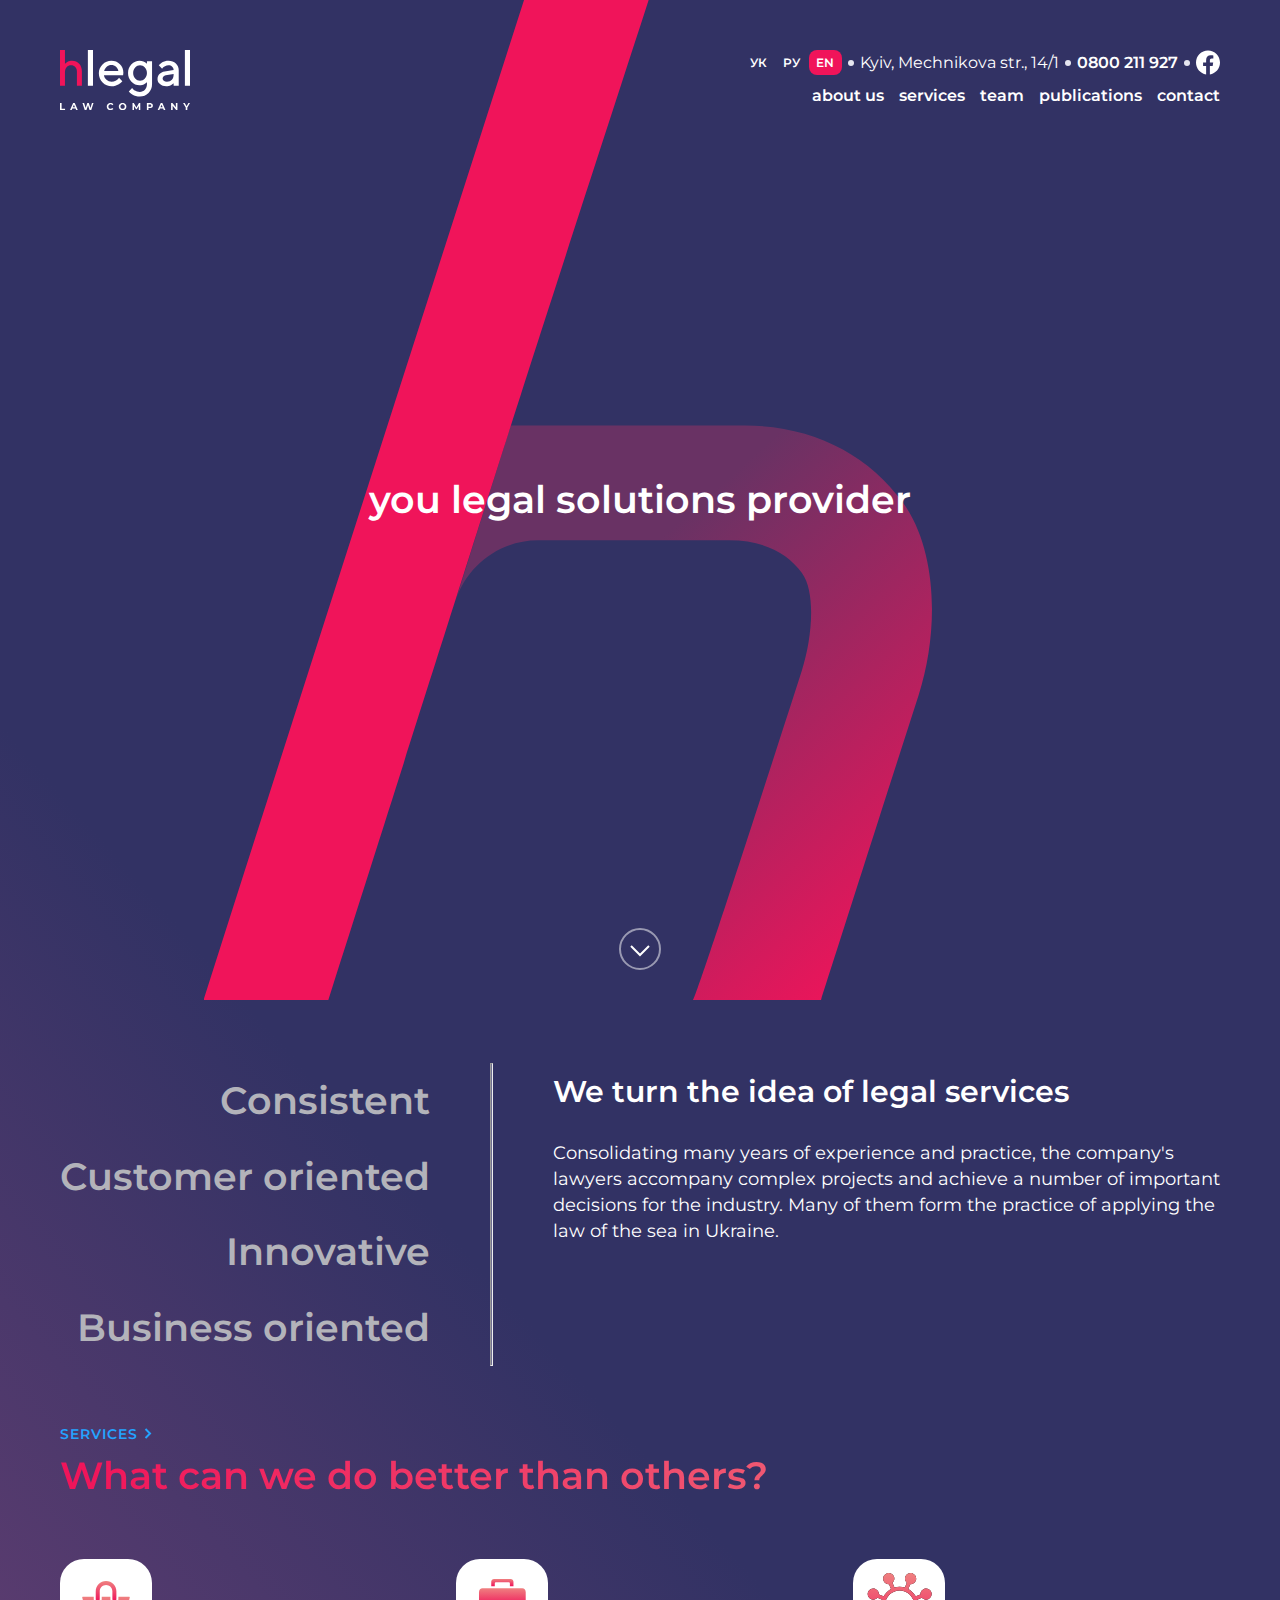
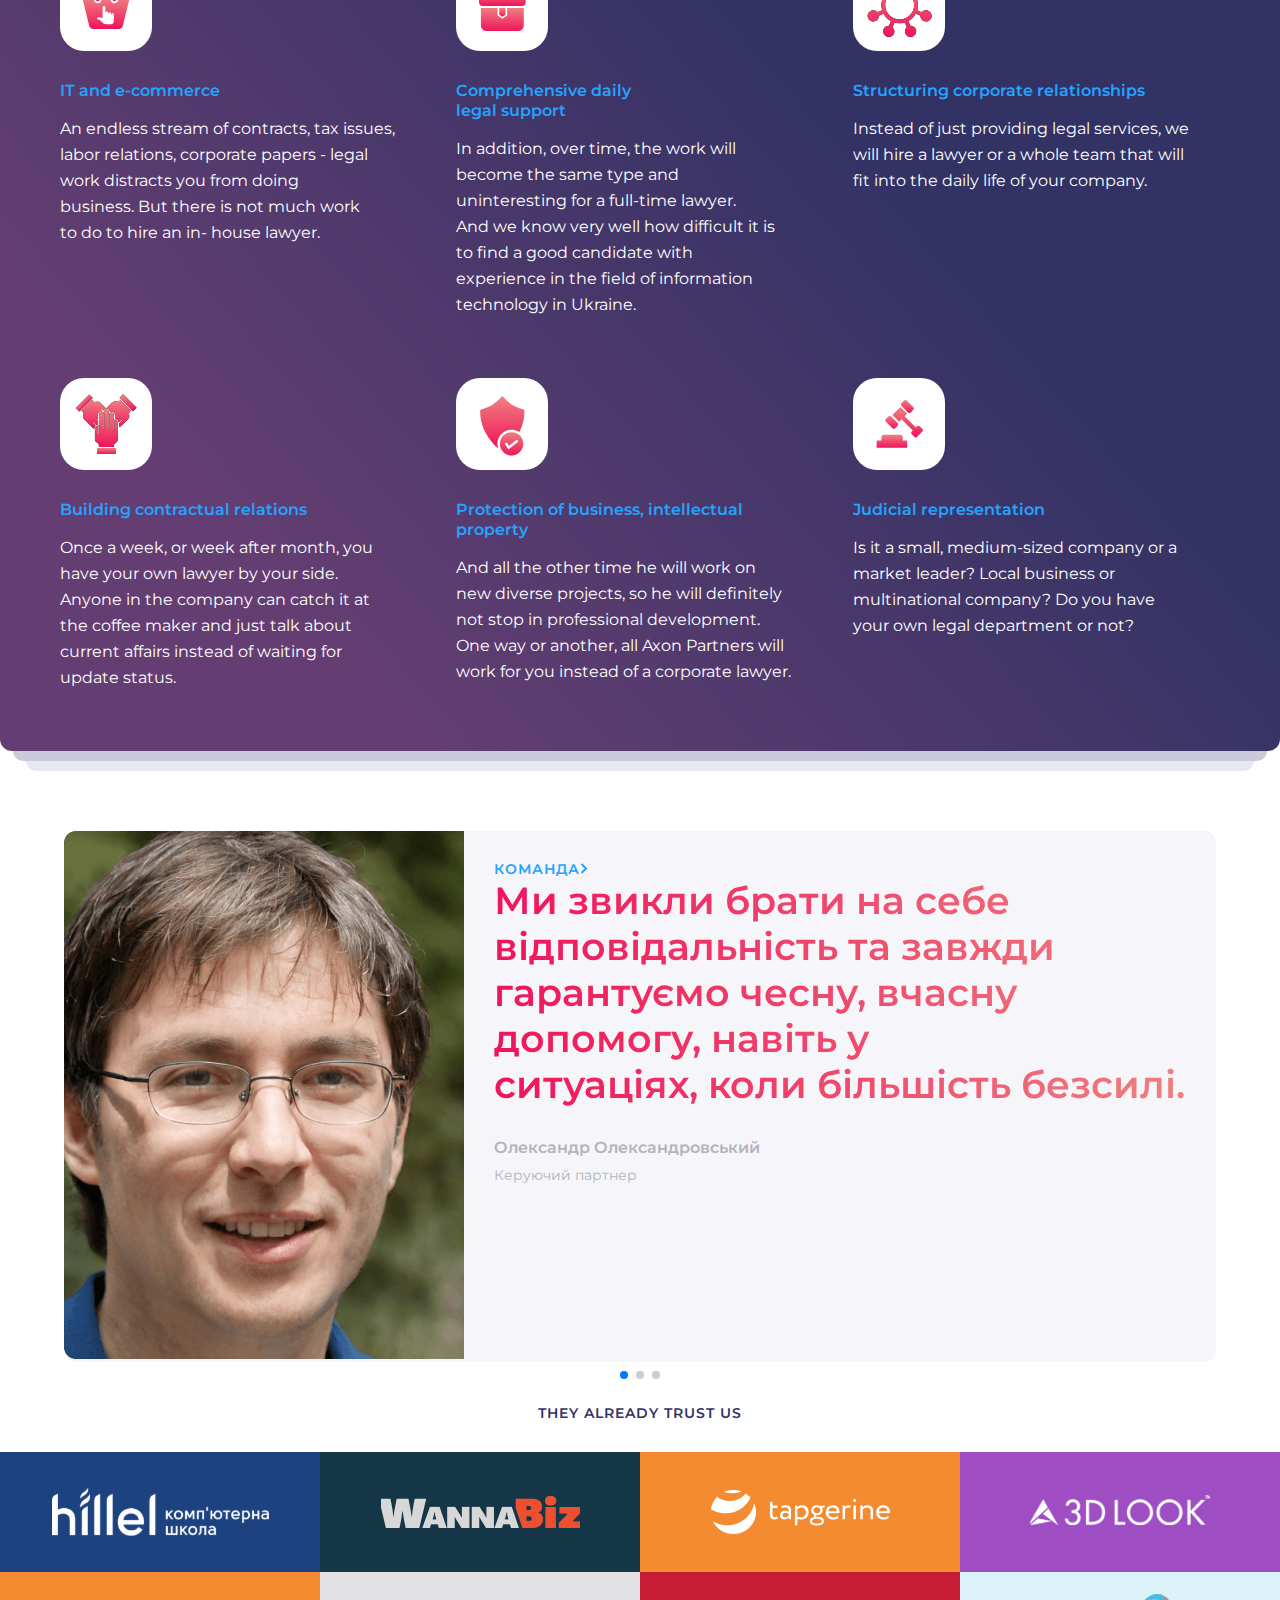
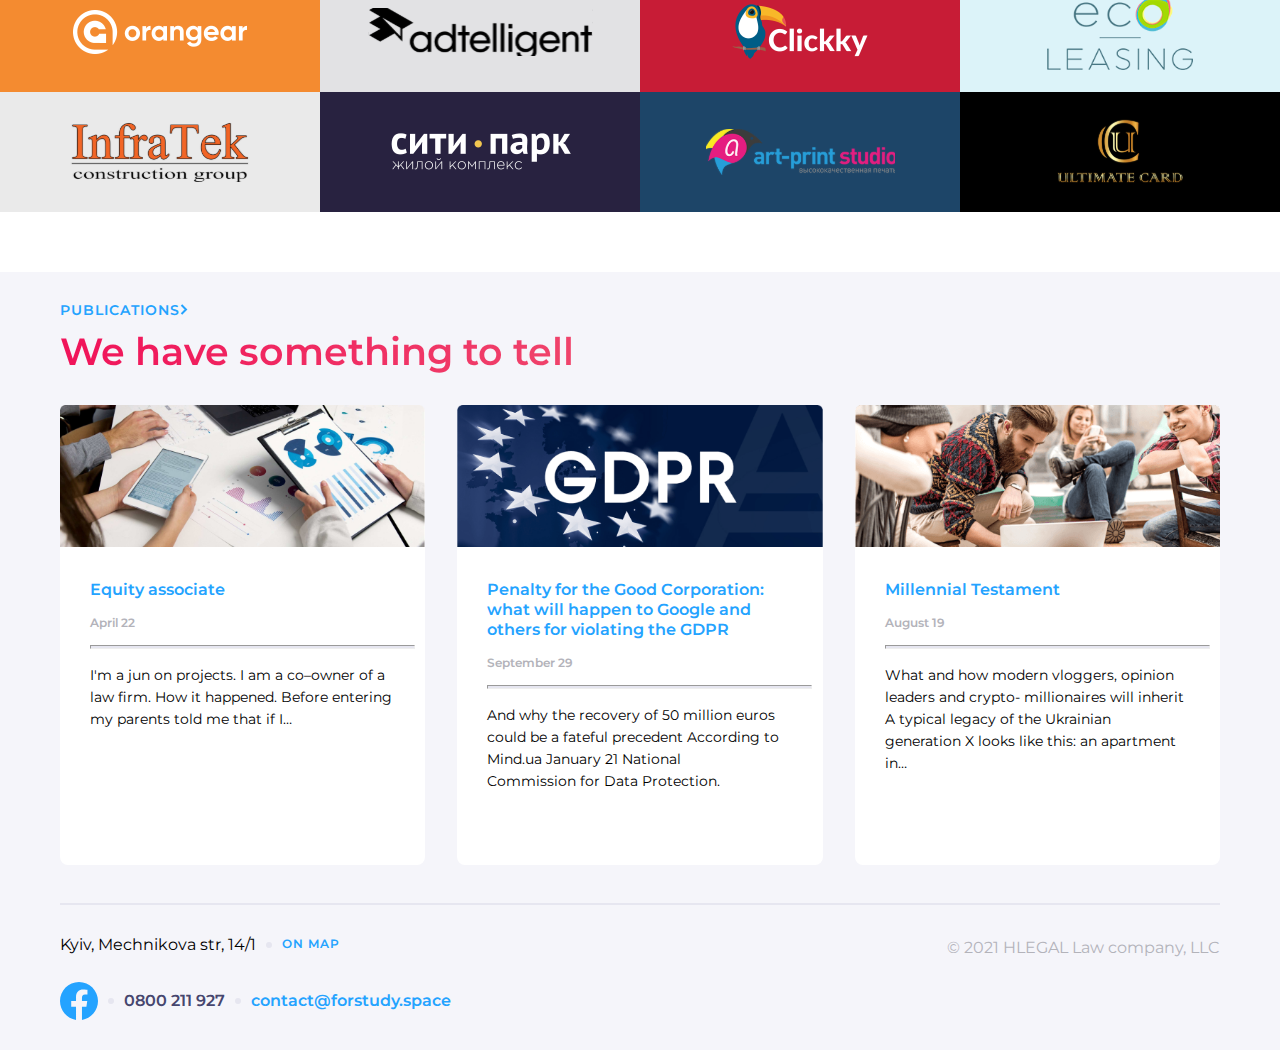
<file: index.html>
<!DOCTYPE html>
<html lang="en">
<head>
    <meta charset="UTF-8">
    <meta http-equiv="X-UA-Compatible" content="IE=edge">
    <meta name="viewport" content="width=device-width, initial-scale=1.0">
    <link rel="stylesheet" href="style/reset.css">
    <link rel="stylesheet" href="style/style.css">
    <link rel="stylesheet" href="https://cdn.jsdelivr.net/npm/swiper@8/swiper-bundle.min.css"/>
    <title>Document</title>
</head>
<body>
    <header>
        <div class="settings_for_header">
            <div class="header_logo">
                <a href="#!">
                    <picture>
                        <source srcset="imag/Logo_375.svg" media="(max-width:767px)">
                        <img src="imag/Logo.svg" alt="logo">
                    </picture>
                </a>
            </div>
            <div class="Localise_and_contacts">
                <div class="item-2">
                    <div class="area">
                        <a href="#!" class="local">
                            УК
                        </a>
                    </div>
                    <div class="area">
                        <a href="#!" class="local">
                            РУ
                        </a>
                    </div>
                    <div class="area">
                        <a href="#!" class="local">
                            EN
                        </a>
                    </div>
                </div>
                <div class="dot"></div>
                <div class="item-1">
                    <p class="adres">
                        Kyiv, Mechnikova str., 14/1
                    </p>
                </div>
                <div class="dot"></div>
                <div class="item">
                    <a href="#!" class="number">
                         0800 211 927
                    </a>
                </div>
                <div class="dot"></div>
                <div class="item-1">
                    <a href="#!">
                        <svg class="hover_facebook_logo" width="24" height="25" viewBox="0 0 24 25" fill="none" xmlns="http://www.w3.org/2000/svg">
                            <path d="M24 12.5733C24 5.90541 18.6274 0.5 12 0.5C5.37258 0.5 0 5.90541 0 12.5733C0 18.5995 4.38823 23.5943 10.125 24.5V16.0633H7.07813V12.5733H10.125V9.91343C10.125 6.88755 11.9165 5.21615 14.6576 5.21615C15.9705 5.21615 17.3438 5.45195 17.3438 5.45195V8.42313H15.8306C14.3399 8.42313 13.875 9.35379 13.875 10.3086V12.5733H17.2031L16.6711 16.0633H13.875V24.5C19.6118 23.5943 24 18.5995 24 12.5733Z" fill="white"/>
                        </svg>  
                    </a>
                </div>
            </div>
            <div class="nav-menu">
                <div class="menu">
                    <ul class="menu_nav">
                        <li class="item-menu">
                            <a href="pages/about_page.html" target="_blank" class="decor-item-menu">
                                about us
                            </a>
                        </li>
                        <li class="item-menu">
                            <a href="#!" class="decor-item-menu">
                                services
                            </a>
                        </li>
                        <li class="item-menu">
                            <a href="#!" class="decor-item-menu">
                                team
                            </a>
                        </li>
                        <li class="item-menu">
                            <a href="#!" class="decor-item-menu">
                                publications
                            </a>
                        </li>
                        <li class="item-menu">
                            <p href="#!" id="modal_button" class="decor-item-menu">
                                contact
                            </p>
                        </li>
                    </ul>
                    <div id="burger" class="menu-burger">
                        <img src="imag/Hamburger.svg" alt="burger">
                    </div>
                </div>
            </div>
        </div>
    </header>
    <div id="burgerActiv" class="menu_burger">
        <ul class="background_for_mobile_menu">
            <li class="close_burger">
                <svg id="closeMobileMenu" class="close" width="32" height="32" viewBox="0 0 32 32" fill="none" xmlns="http://www.w3.org/2000/svg">
                    <rect width="32" height="32" rx="8" fill="##F5F5FA"/>
                    <path d="M7 7L25 25" stroke="#EC6F5D" stroke-width="2"/>
                    <path d="M25 7L7 25" stroke="#EC6F5D" stroke-width="2"/>
                </svg>
            </li>
            <li class="item-menu">
                <a href="#!" class="decor-item-menu about_us_2">
                    about us
                </a>
            </li>
            <li class="item-menu">
                <a href="#!" class="decor-item-menu about_us_1">
                    services
                </a>
            </li>
            <li class="item-menu">
                <a href="#!" class="decor-item-menu about_us_1">
                    team
                </a>
            </li>
            <li class="item-menu">
                <a href="#!" class="decor-item-menu about_us_1">
                    publications
                </a>
            </li>
            <li class="item-menu special_fix">
                <p href="#!" id="modal_button_1" class="decor-item-menu about_us_1">
                    contact
                </p>
            </li>
        </ul>
    </div>
    <script src="script/script_burger.js"></script>
    <div id="modal" class="pop_up">
        <div class="pop_up_area">
            <div class="pop_up_logo">
                <p class="pop_up_logo_text">
                    We would like to help you
                </p>
                <svg id="close" class="close" width="32" height="32" viewBox="0 0 32 32" fill="none" xmlns="http://www.w3.org/2000/svg">
                    <rect width="32" height="32" rx="8" fill="##F5F5FA"/>
                    <path d="M7 7L25 25" stroke="#EC6F5D" stroke-width="2"/>
                    <path d="M25 7L7 25" stroke="#EC6F5D" stroke-width="2"/>
                </svg>
            </div>
            <input placeholder="Name" class="pop_input" type="text">
            <textarea placeholder="Message" class="pop_input"></textarea>
            <p class="small_text_pop_up">
                How to answer you?
            </p>
            <input placeholder="Phone number" class="pop_input" type="number">
            <input placeholder="Email" class="pop_input" type="email">
            <div class="send_button">Send message</div>
        </div>
    </div>
    <script src="script/script_pop_up.js"></script>
    <main>
        <div class="background_1">
            <div class="fixing_tool_h">
                <picture>
                    <source srcset="imag/Symbol_375.png" media="(max-width:767px)">
                    <source srcset="imag/Symbol_768.png" media="(max-width:1023px)">
                    <img class="img_header-main" src="imag/Symbol.svg" alt="h">
                </picture>
                <div class="block_on_h">
                    <p class="text_on_h">
                        you legal solutions provider
                    </p> 
                </div>
                <div class="block_on_h_img">
                    <svg class="hover_scrol" width="42" height="42" viewBox="0 0 42 42" fill="none" xmlns="http://www.w3.org/2000/svg">
                        <g clip-path="url(#clip0_22728_11353)">
                        <circle opacity="0.5" cx="21" cy="21" r="20" stroke="white" stroke-width="2"/>
                        <path d="M12 18L21 27L30 18" stroke="white" stroke-width="2"/>
                        </g>
                        <defs>
                        <clipPath id="clip0_22728_11353">
                        <rect width="42" height="42" fill="white"/>
                        </clipPath>
                        </defs>
                    </svg>
                </div>
            </div>
            <div class="Consistent">
                <div class="settings_consistent">
                    <a href="#!" class="Consistent_menu">
                        Consistent
                    </a>
                    <a href="#!" class="Consistent_menu">
                        Customer&nbsp;oriented
                    </a>
                    <a href="#!" class="Consistent_menu">
                        Innovative
                    </a>
                    <a href="#!" class="Consistent_menu">
                        Business&nbsp;oriented
                    </a>
                </div>
                <hr class="hr" >
                <div>
                    <h2 class="idea_of_service" >
                        We turn the idea of legal services
                    </h2>
                    <p class="text_afte_idea_of_service" >
                        Consolidating many years of experience and&nbsp;practice, the company's lawyers accompany 
                        complex projects and&nbsp;achieve a number&nbsp;of important decisions for the industry. 
                        Many&nbsp;of them&nbsp;form the practice of&nbsp;applying the law of the sea&nbsp;in&nbsp;Ukraine.
                    </p>
                </div>
            </div>
            <div class="service_vector">
                <div class="service">
                    <p class="service_text">
                        services
                    </p>
                    <svg class="vector" width="8" height="11" viewBox="0 0 8 11" fill="none" xmlns="http://www.w3.org/2000/svg">
                        <path d="M1.5 1L6 5.5L1.5 10" stroke="#24A3FF" stroke-width="2"/>
                    </svg>
                </div>
                <div class="we_can">
                    <p>
                        What can we do better than others?
                    </p>
                </div>
                <div class="fix_card ">
                    <div class="withe_block">
                        <img class="icon" src="imag/Ecommerce.svg" alt="Ecommerce">
                    </div>
                    <p class="title_after_withe">
                        IT and e-commerce
                    </p>
                    <p class="small_text_after_withe">
                        An endless stream of contracts, tax issues, labor relations, 
                        corporate papers - legal work distracts you from doing 
                        business.&nbsp;But there is not much work to&nbsp;do to hire an in-
                        house lawyer.
                    </p>
                </div>
                <div class="fix_card ">
                    <div class="withe_block">
                        <img class="icon" src="imag/Support.svg" alt="Ecommerce">
                    </div>
                    <p class="title_after_withe">
                        Comprehensive daily <br> legal support
                    </p>
                    <p class="small_text_after_withe">
                        In addition, over time, the work will become the same type 
                        and uninteresting for a full-time lawyer. And&nbsp;we know very 
                        well how difficult it is to find a good candidate with 
                        experience&nbsp;in the field of information technology in Ukraine.
                    </p>
                </div>
                <div class="fix_card ">
                    <div class="withe_block">
                        <img class="icon" src="imag/Vector.svg" alt="Ecommerce">
                    </div>
                    <p class="title_after_withe">
                        Structuring corporate relationships
                    </p>
                    <p class="small_text_after_withe">
                        Instead of just providing legal services, we will hire a lawyer or 
                        a whole team that will fit into the daily life of your company.
                    </p>
                </div>
                <div class="fix_card ">
                    <div class="withe_block">
                        <img class="icon" src="imag/Trust.svg" alt="Ecommerce">
                    </div>
                    <p class="title_after_withe">
                        Building contractual relations
                    </p>
                    <p class="small_text_after_withe">
                        Once a week, or week after month, you have your own lawyer 
                        by your side. Anyone in the company can catch it at the 
                        coffee maker and just talk about current affairs instead of 
                        waiting for update status.
                    </p>
                </div>
                <div class="fix_card ">
                    <div class="withe_block">
                        <img class="icon" src="imag/Protection.svg" alt="Ecommerce">
                    </div>
                    <p class="title_after_withe">
                        Protection of business, intellectual property
                    </p>
                    <p class="small_text_after_withe">
                        And all the other time he will work on new diverse&nbsp;projects, 
                        so he will definitely not stop in professional development. 
                        One way or another, all Axon Partners&nbsp;will work for you 
                        instead of a corporate lawyer.
                    </p>
                </div>
                <div class="fix_card ">
                    <div class="withe_block">
                        <img class="icon" src="imag/Court.svg" alt="Ecommerce">
                    </div>
                    <p class="title_after_withe">
                        Judicial representation
                    </p>
                    <p class="small_text_after_withe">
                        Is it a small, medium-sized company or a market leader? Local business or multinational company? Do you have your own legal department or not?
                    </p>
                </div>
            </div>
        </div>
        <div class="background_2">
            <div class="small_background_1">
                <!-- it`s clear -->
            </div>
            <div class="small_background_2">
                <!-- it`s clear -->
            </div>
            <div class="swiper_area">
                <div class="swiper mySwiper">
                    <div class="swiper-wrapper">
                    <div class="swiper-slide">
                        <div class="slide_area">
                            <picture>
                                <source srcset="imag/man_375.png" media="(max-width:767px)">
                                <source srcset="imag/man_768.png" media="(max-width:1023px)">
                                <source srcset="imag/man_1024.png" media="(max-width:1439px)">
                                <source srcset="imag/man_1440.png" media="(max-width:1919px)">
                                <img class="img_man" src="imag/image.svg" alt="man">
                            </picture>
                            <div class="team_text">
                                <div class="team_small_block">
                                    <p class="team">
                                        команда
                                    </p>
                                    <svg class="vector" width="8" height="11" viewBox="0 0 8 11" fill="none" xmlns="http://www.w3.org/2000/svg">
                                        <path d="M1.5 1L6 5.5L1.5 10" stroke="#24A3FF" stroke-width="2"/>
                                    </svg>
                                </div>
                                <p class="team_block_after">
                                    Ми звикли брати&nbsp;на себе відповідальність та завжди 
                                    гарантуємо чесну, вчасну допомогу, навіть у 
                                    ситуаціях,&nbsp;коли більшість безсилі.
                                </p>
                                <p class="text_name">
                                    Олександр Олександровський
                                </p>
                                <P class="text_after_name">
                                    Керуючий партнер
                                </P>
                            </div>
                        </div>
                    </div>
                    <div class="swiper-slide">
                        <div class="slide_area">
                            <picture>
                                <source srcset="imag/man_375.png" media="(max-width:767px)">
                                <source srcset="imag/man_768.png" media="(max-width:1023px)">
                                <source srcset="imag/man_1024.png" media="(max-width:1439px)">
                                <source srcset="imag/man_1440.png" media="(max-width:1919px)">
                                <img class="img_man" src="imag/image.svg" alt="man">
                            </picture>
                            <div class="team_text">
                                <div class="team_small_block">
                                    <p class="team">
                                        команда
                                    </p>
                                    <svg class="vector" width="8" height="11" viewBox="0 0 8 11" fill="none" xmlns="http://www.w3.org/2000/svg">
                                        <path d="M1.5 1L6 5.5L1.5 10" stroke="#24A3FF" stroke-width="2"/>
                                    </svg>
                                </div>
                                <p class="team_block_after">
                                    Ми звикли брати&nbsp;на себе відповідальність та завжди 
                                    гарантуємо чесну, вчасну допомогу, навіть у 
                                    ситуаціях,&nbsp;коли більшість безсилі.
                                </p>
                                <p class="text_name">
                                    Олександр Олександровський
                                </p>
                                <P class="text_after_name">
                                    Керуючий партнер
                                </P>
                            </div>
                        </div>
                    </div>
                    <div class="swiper-slide">
                        <div class="slide_area">
                            <picture>
                                <source srcset="imag/man_375.png" media="(max-width:767px)">
                                <source srcset="imag/man_768.png" media="(max-width:1023px)">
                                <source srcset="imag/man_1024.png" media="(max-width:1439px)">
                                <source srcset="imag/man_1440.png" media="(max-width:1919px)">
                                <img class="img_man" src="imag/image.svg" alt="man">
                            </picture>
                            <div class="team_text">
                                <div class="team_small_block">
                                    <p class="team">
                                        команда
                                    </p>
                                    <svg class="vector" width="8" height="11" viewBox="0 0 8 11" fill="none" xmlns="http://www.w3.org/2000/svg">
                                        <path d="M1.5 1L6 5.5L1.5 10" stroke="#24A3FF" stroke-width="2"/>
                                    </svg>
                                </div>
                                <p class="team_block_after">
                                    Ми звикли брати&nbsp;на себе відповідальність та завжди 
                                    гарантуємо чесну, вчасну допомогу, навіть у 
                                    ситуаціях,&nbsp;коли більшість безсилі.
                                </p>
                                <p class="text_name">
                                    Олександр Олександровський
                                </p>
                                <P class="text_after_name">
                                    Керуючий партнер
                                </P>
                            </div>
                        </div>
                    </div>
                    </div>
                    <div class="swiper-pagination"></div>
                </div>
                <script src="https://cdn.jsdelivr.net/npm/swiper@8/swiper-bundle.min.js"></script>
                <script>
                    var swiper = new Swiper(".mySwiper", {
                    spaceBetween: 30,
                    pagination: {
                        el: ".swiper-pagination",
                        clickable: true,
                    },
                    });
                </script>
            </div>
            <p class="text_befor_logo_block">
                They already trust us
            </p>
            <div class="logo_boxes">
                <div class="box">
                    <img src="imag/Hillel-Logo-OneLine-White-Uk.svg" alt="logo">
                </div>
                <div class="box">
                    <img src="imag/image_2.svg" alt="logo">
                </div>
                <div class="box">
                    <img src="imag/logo 1.svg" alt="logo">
                </div>
                <div class="box">
                    <img src="imag/retina_2.svg" alt="logo">
                </div>
                <div class="box">
                    <img src="imag/Frame 6.svg" alt="logo">
                </div>
                <div class="box">
                    <img src="imag/Frame 7.svg" alt="logo">
                </div>
                <div class="box">
                    <img src="imag/logo 2.svg" alt="logo">
                </div>
                <div class="box">
                    <img src="imag/ecolease.svg" alt="logo">
                </div>
                <div class="box">
                    <img src="imag/Logo 4.svg" alt="logo">
                </div>
                <div class="box">
                    <img src="imag/icon-logo 1.svg" alt="logo">
                </div>
                <div class="box">
                    <img src="imag/logo_5.svg" alt="logo">
                </div>
                <div class="box">
                    <img src="imag/logoM.svg" alt="logo">
                </div>
            </div>
        </div>
        <div class="background_3 fix_size">
            <div class="team_small_block ">
                <p class="team for_animation">
                    Publications
                </p>
                <svg class="vector for_animation" width="8" height="11" viewBox="0 0 8 11" fill="none" xmlns="http://www.w3.org/2000/svg">
                    <path d="M1.5 1L6 5.5L1.5 10" stroke="#24A3FF" stroke-width="2"/>
                </svg>
            </div>
            <p class="something_tell"> 
                We have something to tell
            </p>
            <div class="card_container">
                <div class="card">
                    <picture>
                        <source srcset="imag/Cover_375.png" media="(max-width:767px)">
                        <source srcset="imag/Cover_768.png" media="(max-width:1023px)">
                        <img class="card_img" src="imag/Cover.png" alt="Cover">
                    </picture>
                    <p class="card_name">
                        Equity associate
                    </p>
                    <p class="date"> 
                        April 22
                    </p>
                    <hr class="hr_card">
                    <p class="text_card">
                        I'm a jun on projects. I am a co&ndash;owner of a law&nbsp;firm. How it 
                        happened. Before&nbsp;entering my parents told me that if I…
                    </p>
                </div>
                <div class="card">
                    <picture>
                        <source srcset="imag/Cover_2_375.png" media="(max-width:767px)">
                        <source srcset="imag/Cover_2_768.png" media="(max-width:1023px)">
                        <img class="card_img" src="imag/Cover_2_1920.png" alt="Cover">
                    </picture>
                    <p class="card_name">
                        Penalty for the Good Corporation: what will happen to Google and others for violating the GDPR
                    </p>
                    <p class="date"> 
                        September 29
                    </p>
                    <hr class="hr_card">
                    <p class="text_card">
                        And why the recovery of 50 million euros could be a fateful precedent
                        According to Mind.ua January 21 National Commission&nbsp;for Data Protection.
                    </p>
                </div>
                <div class="card">
                    <picture>
                        <source srcset="imag/Cover_3_375.png" media="(max-width:767px)">
                        <source srcset="imag/Cover_3_768.png" media="(max-width:1023px)">
                        <img class="card_img" src="imag/Cover_3_1920.png" alt="Cover">
                    </picture>
                    <p class="card_name">
                        Millennial Testament
                    </p>
                    <p class="date"> 
                        August 19
                    </p>
                    <hr class="hr_card">
                    <p class="text_card">
                        What and how modern vloggers, opinion leaders and crypto- 
                        millionaires will&nbsp;inherit A typical legacy of the Ukrainian 
                        generation X looks like this: an apartment in…
                    </p>
                </div>
            </div>
        </div>
    </main>
    <footer>
        <div class="background_3 footer_tool">
            <hr class="hr_footer">
            <div class="footer_area">
                <div class="footer_section_area">
                    <p class="footer_adres">
                        Kyiv, Mechnikova str, 14/1
                    </p>
                    <div class="footer_dot"></div>
                    <a class="footer_map" href="#!">On map</a>
                </div>
                <div class="footer_section_area">
                    <p>
                        © 2021 HLEGAL Law company, LLC
                    </p>
                </div>
                <div class="footer_section_area">
                    <svg class="hover_color_logo_facebook" width="38" height="38" viewBox="0 0 38 38" fill="none" xmlns="http://www.w3.org/2000/svg">
                        <path d="M38 19.1161C38 8.55857 29.4934 0 19 0C8.50658 0 0 8.55857 0 19.1161C0 28.6575 6.94803 36.5659 16.0312 38V24.6419H11.207V19.1161H16.0312V14.9046C16.0312 10.1136 18.8678 7.46723 23.2078 7.46723C25.2866 7.46723 27.4609 7.84059 27.4609 7.84059V12.545H25.0651C22.7048 12.545 21.9688 14.0185 21.9688 15.5302V19.1161H27.2383L26.3959 24.6419H21.9688V38C31.052 36.5659 38 28.6575 38 19.1161Z" fill="#24A3FF"/>
                        </svg>
                    <div class="helping_area_contact">    
                        <div class="footer_dot"></div>
                        <p class="footer_number">
                            0800 211 927
                        </p>
                        <div class="footer_dot"></div>
                        <a class="footer_contact" href="#!">contact@forstudy.space</a>
                    </div>
                </div>
            </div>
        </div>
    </footer>
</body>
</html>
</file>
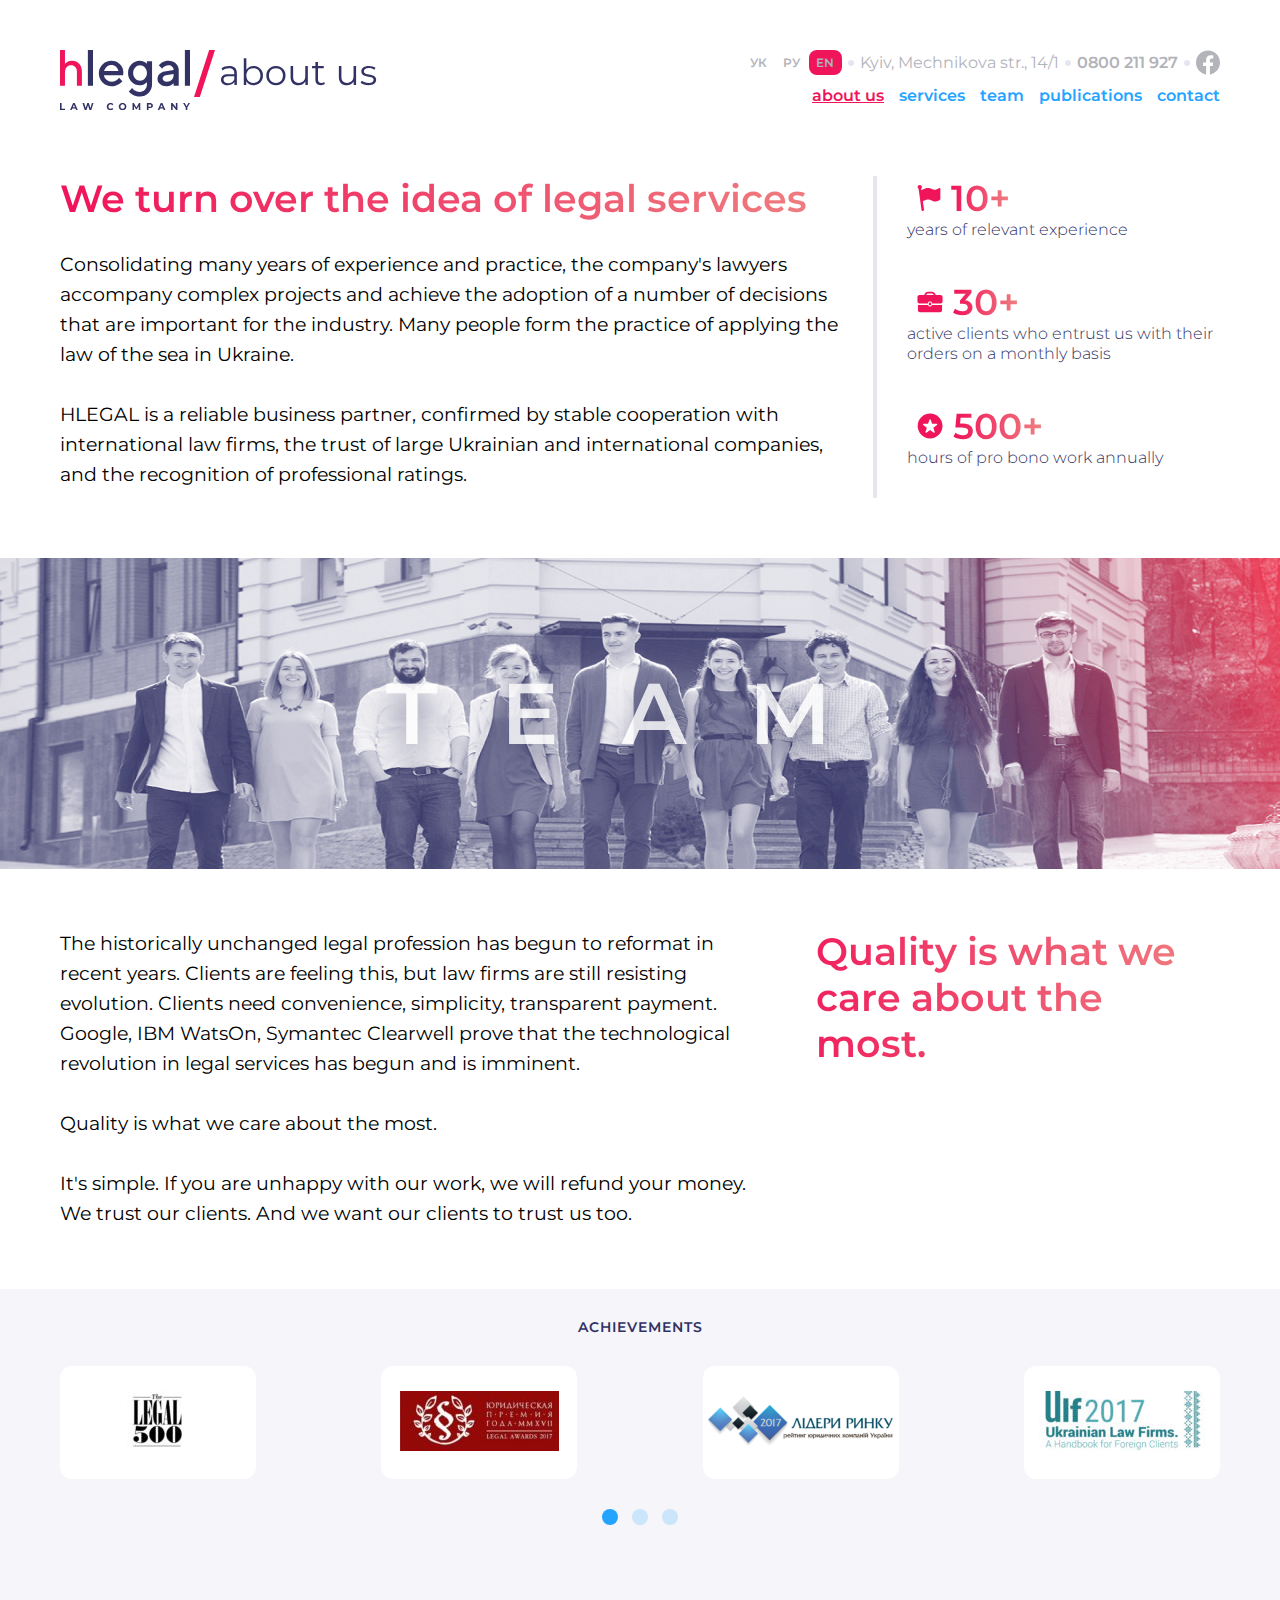
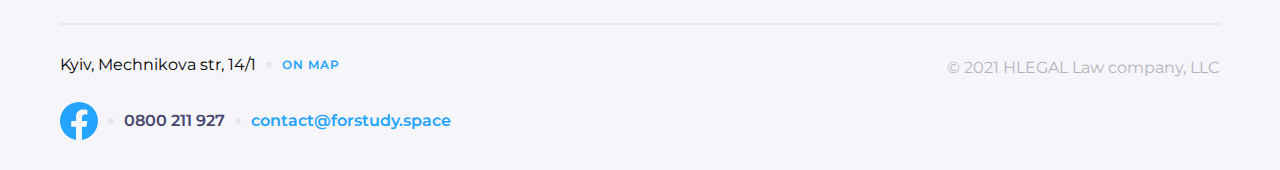
<file: pages/about_page.html>
<!DOCTYPE html>
<html lang="en">
<head>
    <meta charset="UTF-8">
    <meta http-equiv="X-UA-Compatible" content="IE=edge">
    <meta name="viewport" content="width=device-width, initial-scale=1.0">
    <link rel="stylesheet" href="../style/reset.css">
    <link rel="stylesheet" href="../style/style.css">
    <title>About page</title>
</head>
<body>
    <header class="for_about">
        <div class="settings_for_header">
            <div class="header_logo">
                <a href="#!">
                    <picture>
                        <source srcset="../imag/Logo_about_us_375.png" media=(max-width:767px)>
                        <img src="../imag/Logo_about_page.svg" alt="logo">
                    </picture>
                </a>
            </div>
            <div class="Localise_and_contacts">
                <div class="item-2">
                    <div class="area">
                        <a href="#!" class="local about_us">
                            УК
                        </a>
                    </div>
                    <div class="area">
                        <a href="#!" class="local about_us">
                            РУ
                        </a>
                    </div>
                    <div class="area">
                        <a href="#!" class="local about_us">
                            EN
                        </a>
                    </div>
                </div>
                <div class="dot"></div>
                <div class="item-1">
                    <p class="adres about_us">
                        Kyiv, Mechnikova str., 14/1
                    </p>
                </div>
                <div class="dot"></div>
                <div class="item">
                    <a href="#!" class="number about_us">
                         0800 211 927
                    </a>
                </div>
                <div class="dot"></div>
                <div class="item-1">
                    <a href="#!">
                        <svg class="hover_facebook_logo about_us_svg_header" width="24" height="25" viewBox="0 0 24 25" fill="none" xmlns="http://www.w3.org/2000/svg">
                            <path d="M24 12.5733C24 5.90541 18.6274 0.5 12 0.5C5.37258 0.5 0 5.90541 0 12.5733C0 18.5995 4.38823 23.5943 10.125 24.5V16.0633H7.07813V12.5733H10.125V9.91343C10.125 6.88755 11.9165 5.21615 14.6576 5.21615C15.9705 5.21615 17.3438 5.45195 17.3438 5.45195V8.42313H15.8306C14.3399 8.42313 13.875 9.35379 13.875 10.3086V12.5733H17.2031L16.6711 16.0633H13.875V24.5C19.6118 23.5943 24 18.5995 24 12.5733Z" fill="white"/>
                        </svg>  
                    </a>
                </div>
            </div>
            <div class="nav-menu">
                <div class="menu">
                    <ul class="menu_nav">
                        <li class="item-menu">
                            <a href="#!" class="decor-item-menu about_us_2">
                                about us
                            </a>
                        </li>
                        <li class="item-menu">
                            <a href="#!" class="decor-item-menu about_us_1">
                                services
                            </a>
                        </li>
                        <li class="item-menu">
                            <a href="#!" class="decor-item-menu about_us_1">
                                team
                            </a>
                        </li>
                        <li class="item-menu">
                            <a href="#!" class="decor-item-menu about_us_1">
                                publications
                            </a>
                        </li>
                        <li class="item-menu">
                            <p href="#!" id="modal_button" class="decor-item-menu about_us_1">
                                contact
                            </p>
                        </li>
                    </ul>
                    <div id="burger" class="menu-burger">
                        <img src="../imag/Hamburger_about_us.svg" alt="burger">
                    </div>
                </div>
            </div>
        </div>
    </header>
    <div id="burgerActiv" class="menu_burger">
        <ul class="background_for_mobile_menu">
            <li class="close_burger">
                <svg id="closeMobileMenu" class="close" width="32" height="32" viewBox="0 0 32 32" fill="none" xmlns="http://www.w3.org/2000/svg">
                    <rect width="32" height="32" rx="8" fill="##F5F5FA"/>
                    <path d="M7 7L25 25" stroke="#EC6F5D" stroke-width="2"/>
                    <path d="M25 7L7 25" stroke="#EC6F5D" stroke-width="2"/>
                </svg>
            </li><!-- 
            --><li class="item-menu">
                <a href="#!" class="decor-item-menu about_us_2">
                    about us
                </a>
            </li><!-- 
            --><li class="item-menu">
                <a href="#!" class="decor-item-menu about_us_1">
                    послуги
                </a>
            </li><!-- 
            --><li class="item-menu">
                <a href="#!" class="decor-item-menu about_us_1">
                    команда
                </a>
            </li><!-- 
            --><li class="item-menu">
                <a href="#!" class="decor-item-menu about_us_1">
                    публікації
                </a>
            </li><!-- 
            --><li class="item-menu special_fix">
                <p href="#!" id="modal_button_1" class="decor-item-menu about_us_1">
                    контакти
                </p>
            </li>
        </ul>
    </div>
    <script src="../script/script_burger.js"></script>
    <div id="modal" class="pop_up">
        <div class="pop_up_area">
            <div class="pop_up_logo">
                <p class="pop_up_logo_text">
                    We would like to help you
                </p>
                <svg id="close" class="close" width="32" height="32" viewBox="0 0 32 32" fill="none" xmlns="http://www.w3.org/2000/svg">
                    <rect width="32" height="32" rx="8" fill="##F5F5FA"/>
                    <path d="M7 7L25 25" stroke="#EC6F5D" stroke-width="2"/>
                    <path d="M25 7L7 25" stroke="#EC6F5D" stroke-width="2"/>
                </svg>
            </div>
            <input placeholder="Name" class="pop_input" type="text">
            <textarea placeholder="Message" class="pop_input"></textarea>
            <p class="small_text_pop_up">
                How to answer you?
            </p>
            <input placeholder="Phone number" class="pop_input" type="number">
            <input placeholder="Email" class="pop_input" type="email">
            <div class="send_button">Send message</div>
        </div>
    </div>
    <script src="../script/script_pop_up.js"></script>
    <main>
        <div class="background_and_settings_3_for_about">
            <div class="helping_margin">
                <p class="about_us_idea fix_for_mobail for_anim_1">
                    We turn over the idea of legal services
                </p>
                <p class="about_us_idea_text for_anim_2">
                    Consolidating many years of experience and practice, the company's 
                    lawyers accompany complex projects and achieve the adoption of a 
                    number of decisions that are important for the industry. Many people 
                    form the practice of applying the law of the sea in Ukraine.
                    <br>
                    <br>
                    HLEGAL is a reliable business partner, confirmed by stable cooperation 
                    with international law firms, the trust of large Ukrainian and 
                    international companies, and the recognition of professional ratings.
                </p>
            </div>
            <hr class="hr_about">
            <div class="namber_container">
                <div class="number_box">
                    <div class="svg_and_number ">
                        <svg class="helping_margin_for_svg" width="24" height="28" viewBox="0 0 24 28" fill="none" xmlns="http://www.w3.org/2000/svg">
                            <path d="M23.1135 4.3054C22.9445 4.1374 22.7455 4.0529 22.5155 4.0529C22.401 4.0529 22.1595 4.1469 21.7925 4.3324C21.425 4.5184 21.035 4.7254 20.6245 4.9564C20.213 5.1859 19.726 5.3939 19.164 5.5799C18.6025 5.7654 18.0825 5.8594 17.604 5.8594C17.162 5.8594 16.772 5.7754 16.436 5.6069C15.3215 5.0849 14.352 4.6954 13.529 4.4384C12.706 4.1819 11.821 4.0529 10.8735 4.0529C9.2375 4.0529 7.374 4.5849 5.285 5.6469C4.854 5.8619 4.545 6.0284 4.345 6.1504L4.1465 4.6949C4.595 4.3054 4.8845 3.7379 4.8845 3.0974C4.8845 1.9239 3.9335 0.9729 2.76 0.9729C1.5865 0.9729 0.635498 1.9239 0.635498 3.0974C0.635498 3.8629 1.0445 4.5284 1.6515 4.9024L4.5215 25.9474C4.607 26.5739 5.143 27.0284 5.7585 27.0284C5.8145 27.0284 5.8715 27.0249 5.929 27.0174C6.613 26.9234 7.092 26.2939 6.9985 25.6099L5.845 17.1514C7.938 16.1129 9.7485 15.5894 11.2715 15.5894C11.918 15.5894 12.5485 15.6859 13.163 15.8809C13.778 16.0764 14.2895 16.2884 14.6965 16.5179C15.1035 16.7479 15.584 16.9609 16.1365 17.1549C16.69 17.3499 17.2365 17.4474 17.776 17.4474C19.139 17.4474 20.7715 16.9339 22.674 15.9074C22.913 15.7834 23.088 15.6614 23.1985 15.5419C23.309 15.4224 23.3645 15.2524 23.3645 15.0314V4.9029C23.3645 4.6734 23.281 4.4739 23.1135 4.3054Z" fill="#F0145A"/>
                        </svg>
                        <p class="nubers">
                            10+
                        </p>
                    </div>
                    <p class="text_after_number">
                        years of relevant experience
                    </p>
                </div>
                <div class="number_box">
                    <div class="svg_and_number ">  
                        <svg class="helping_margin_for_svg" width="26" height="22" viewBox="0 0 26 22" fill="none" xmlns="http://www.w3.org/2000/svg">
                            <path d="M14.232 13.332V12.774C14.232 12.0935 13.6805 11.542 13.0005 11.542C12.32 11.542 11.7685 12.0935 11.7685 12.774V13.332C11.7685 14.0125 12.32 14.564 13.0005 14.564C13.68 14.564 14.232 14.0125 14.232 13.332Z" fill="#F0145A"/>
                            <path d="M15.077 14.0136C14.804 14.9071 13.9815 15.5631 13.0005 15.5631C12.019 15.5631 11.1965 14.9071 10.9235 14.0136H2.43898C1.90348 14.0136 1.39748 13.8891 0.943481 13.6731V19.3066C0.943481 20.4066 1.84348 21.3066 2.94348 21.3066H23.0565C24.1565 21.3066 25.0565 20.4066 25.0565 19.3066V13.6736C24.602 13.8896 24.0965 14.0141 23.561 14.0141H15.077V14.0136Z" fill="#F0145A"/>
                            <path d="M23.4775 3.8976H18.677C18.387 2.0846 16.8165 0.693604 14.923 0.693604H11.0765C9.183 0.693604 7.613 2.0846 7.3225 3.8976H2.5225C1.3765 3.8976 0.438995 4.7976 0.438995 5.8976V10.5141C0.438995 11.6186 1.3345 12.5141 2.439 12.5141H10.829C10.8575 11.9386 11.1045 11.4216 11.495 11.0476C11.507 11.0361 11.521 11.0271 11.5335 11.0161C11.62 10.9366 11.71 10.8616 11.8085 10.7966C11.8435 10.7731 11.8835 10.7571 11.92 10.7361C12.001 10.6896 12.081 10.6411 12.1685 10.6051C12.237 10.5766 12.311 10.5601 12.383 10.5386C12.445 10.5201 12.504 10.4956 12.5685 10.4826C12.708 10.4541 12.8525 10.4391 13 10.4391C13.148 10.4391 13.292 10.4546 13.4315 10.4826C13.4955 10.4956 13.5545 10.5201 13.6165 10.5386C13.6885 10.5601 13.7625 10.5766 13.831 10.6056C13.918 10.6416 13.9975 10.6896 14.0785 10.7361C14.1155 10.7576 14.1555 10.7736 14.191 10.7971C14.2895 10.8616 14.379 10.9366 14.4655 11.0161C14.478 11.0276 14.4925 11.0366 14.5045 11.0486C14.8955 11.4226 15.142 11.9396 15.1705 12.5151H23.5605C24.665 12.5151 25.5605 11.6196 25.5605 10.5151V5.8986C25.561 4.7976 24.6235 3.8976 23.4775 3.8976ZM9.248 3.8976C9.503 3.1271 10.2215 2.5656 11.0765 2.5656H14.923C15.778 2.5656 16.4965 3.1271 16.7515 3.8976H9.248Z" fill="#F0145A"/>
                        </svg>
                        <p class="nubers">
                            30+
                        </p>  
                    </div>
                    <p class="text_after_number">
                        active clients who entrust us with their orders on a monthly basis
                    </p>
                </div>
                <div class="number_box">
                    <div class="svg_and_number ">
                        <svg class="helping_margin_for_svg" width="26" height="26" viewBox="0 0 26 26" fill="none" xmlns="http://www.w3.org/2000/svg">
                            <path d="M13.097 0.552979C6.25249 0.552979 0.68399 6.12148 0.68399 12.966C0.68399 19.811 6.25249 25.38 13.097 25.38C19.9415 25.38 25.51 19.811 25.51 12.966C25.5105 6.12148 19.942 0.552979 13.097 0.552979ZM19.9555 12.0585V12.059L16.362 14.659L17.746 18.889C17.768 18.955 17.7795 19.0255 17.7795 19.0975C17.7795 19.467 17.4805 19.767 17.111 19.767C16.964 19.767 16.829 19.72 16.719 19.6405L13.0975 17.021L9.47599 19.6405C9.36599 19.72 9.23099 19.767 9.08449 19.767C8.71449 19.767 8.41499 19.4675 8.41499 19.0975C8.41499 19.025 8.42699 18.955 8.44899 18.889L9.83349 14.659L6.23999 12.059V12.0585C6.07199 11.9375 5.96299 11.74 5.96299 11.517C5.96299 11.1475 6.26199 10.8485 6.63199 10.8485H11.0805L12.458 6.63798C12.542 6.36448 12.7965 6.16548 13.098 6.16548C13.399 6.16548 13.654 6.36448 13.7375 6.63798L15.115 10.8485H19.5635C19.933 10.8485 20.2325 11.1475 20.2325 11.517C20.232 11.74 20.123 11.9375 19.9555 12.0585Z" fill="#F0145A"/>
                        </svg>
                        <p class="nubers">
                            500+
                        </p>
                    </div>
                    <p class="text_after_number">
                        hours of pro bono work annually
                    </p>
                </div>
            </div>
        </div>
        <div class="background_img">
            <p class="text_on_background_img">
                Team
            </p>
        </div>
        <div class="background_and_setting_fot_after_img">
            <p class="about_us_idea_text area_1">
                The historically unchanged legal profession has begun to reformat in recent years. Clients are feeling this, but law firms are still resisting evolution. Clients need convenience, simplicity, transparent payment. Google, IBM WatsOn, Symantec Clearwell prove that the technological revolution in legal services has begun and is imminent.
                <br>
                <br>
                Quality is what we care about the most.
                <br>
                <br>
                It's simple. If you are unhappy with our work, we will refund your money. We trust our clients. And we want our clients to trust us too.
            </p>
            <p class="about_us_idea text_after_img_pad fix_for_mobail area_2 ">
                Quality is what we care about the most.
            </p>
        </div>
        <div class="backgrounD_befor_footer">
            <p class="text_befor_card_container">
                achievements
            </p>
            <div class="card_container_1">
                <div class="img_card">
                    <picture>
                        <source srcset="../imag/Achievment-1-749.svg" media=(max-width:1023px)>
                        <img src="../imag/Achievment-1.svg" alt="Achievment" >
                    </picture>
                </div>
                <div class="img_card">
                    <picture>
                        <source srcset="../imag/Achievment-2-749.svg" media=(max-width:1023px)>
                        <img src="../imag/Achievment-2.svg" alt="Achievment" >
                    </picture>
                </div>
                <div class="img_card">
                    <picture>
                        <source srcset="../imag/Achievment-3-749.svg" media=(max-width:1023px)>
                        <img src="../imag/Achievment-3.svg" alt="Achievment" >
                    </picture>
                </div>
                <div class="img_card">
                    <picture>
                        <source srcset="../imag/Achievment-4-749.svg" media=(max-width:1023px)>
                        <img src="../imag/Achievment-4.svg" alt="Achievment" >
                    </picture>
                </div>
            </div>
            <div class="dot_container">
                <div class="dot_scrol_picture">
                    <!-- it`s a dot -->
                </div>
                <div class="dot_scrol_picture">
                    <!-- it`s a dot -->
                </div>
                <div class="dot_scrol_picture">
                    <!-- it`s a dot -->
                </div>
                <div class="dot_scrol_picture">
                    <!-- it`s a dot -->
                </div>
                <div class="dot_scrol_picture">
                    <!-- it`s a dot -->
                </div>
            </div>
        </div>
    </main>
    <footer>
        <div class="background_3 footer_tool">
            <hr class="hr_footer_1">
            <div class="footer_area_1">
                <div class="footer_section_area">
                    <p class="footer_adres">
                        Kyiv, Mechnikova str, 14/1
                    </p>
                    <div class="footer_dot"></div>
                    <a class="footer_map" href="#!">On map</a>
                </div>
                <div class="footer_section_area">
                    <p>
                        © 2021 HLEGAL Law company, LLC
                    </p>
                </div>
                <div class="footer_section_area">
                    <svg class="hover_color_logo_facebook" width="38" height="38" viewBox="0 0 38 38" fill="none" xmlns="http://www.w3.org/2000/svg">
                        <path d="M38 19.1161C38 8.55857 29.4934 0 19 0C8.50658 0 0 8.55857 0 19.1161C0 28.6575 6.94803 36.5659 16.0312 38V24.6419H11.207V19.1161H16.0312V14.9046C16.0312 10.1136 18.8678 7.46723 23.2078 7.46723C25.2866 7.46723 27.4609 7.84059 27.4609 7.84059V12.545H25.0651C22.7048 12.545 21.9688 14.0185 21.9688 15.5302V19.1161H27.2383L26.3959 24.6419H21.9688V38C31.052 36.5659 38 28.6575 38 19.1161Z" fill="#24A3FF"/>
                        </svg>
                    <div class="helping_area_contact">    
                        <div class="footer_dot"></div>
                        <p class="footer_number">
                            0800 211 927
                        </p>
                        <div class="footer_dot"></div>
                        <a class="footer_contact" href="#!">contact@forstudy.space</a>
                    </div>
                </div>
            </div>
        </div>
    </footer>
</body>
</html>
</file>
<file: style/style.css>
.nubers, .about_us_idea, .something_tell, .team_block_after, .we_can, .Consistent_menu, .pop_up_logo_text {
  font-family: "Montserrat-SemiBold";
  font-weight: 700;
  font-size: 38px;
  line-height: 46px;
  color: linear-gradient(90.13deg, #F0145A 0.84%, #EF8080 99.96%);
}

.idea_of_service {
  font-family: "Montserrat-SemiBold";
  font-weight: 700;
  font-size: 30px;
  line-height: 37px;
  color: #323264;
}

.footer_number, .title_after_withe, .text_on_h, .send_button, .close_text, .decor-item-menu, .local, .number {
  font-family: "Montserrat-SemiBold";
  font-weight: 700;
  font-size: 16px;
  line-height: 20px;
  color: #4B28DE;
}

.footer_map, .text_befor_logo_block, .team_small_block, .service, .small_text_pop_up {
  font-family: "Montserrat-SemiBold";
  font-weight: 700;
  font-size: 14px;
  line-height: 17px;
  letter-spacing: 1px;
  text-transform: uppercase;
  color: #4B28DE;
}

.footer_contact, .date, .card_name, .text_name {
  font-family: "Montserrat-SemiBold";
  font-weight: 700;
  font-size: 16px;
  line-height: 20px;
  color: #323264;
}

.footer_area_1 .footer_section_area:nth-child(2), .footer_area .footer_section_area:nth-child(2), .footer_adres, .text_card, .text_after_name, .small_text_after_withe, .pop_input, .adres {
  font-family: "Montserrat-Regular";
  font-weight: 400;
  font-size: 16px;
  line-height: 26px;
  color: #000000;
}

.about_us_idea_text, .text_afte_idea_of_service {
  font-family: "Montserrat-Regular";
  font-weight: 400;
  font-size: 18px;
  line-height: 26px;
  color: #000000;
}

.text_after_number {
  font-family: "Montserrat-Light";
  font-weight: 400;
  font-size: 16px;
  line-height: 20px;
  color: #24A3FF;
}

@font-face {
  font-family: "Montserrat-Regular";
  src: url("../fonts/static/Montserrat-Regular.ttf");
}
@font-face {
  font-family: "Montserrat-SemiBold";
  src: url("../fonts/static/Montserrat-SemiBold.ttf");
}
@font-face {
  font-family: "Montserrat-Light";
  src: url("../fonts/static/Montserrat-Light.ttf");
}
* {
  box-sizing: border-box;
}

.settings_for_header {
  position: absolute;
  width: 100%;
  padding: 50px 0 0 0;
  background-color: rgba(0, 0, 0, 0);
  position: absolute;
  display: grid;
  grid-template-columns: 160px 1fr 1fr 160px;
  grid-template-areas: "padding logo localise padding_1" "padding logo contact padding_1";
  animation-name: header_logo;
  animation-duration: 3s;
}

@keyframes header_logo {
  from {
    top: -200px;
  }
  to {
    top: 0;
  }
}
.dot {
  width: 6px;
  height: 6px;
  background: #E6E6F0;
  border-radius: 50%;
  margin: 9.5px 6px 6px 6px;
}

.header_logo {
  grid-area: logo;
}

.nav-menu {
  grid-area: contact;
}

.menu_nav {
  display: flex;
  justify-content: flex-end;
}

.menu_burger {
  display: none;
}

.menu-burger {
  display: none;
}

.adres {
  color: #FFFFFF;
  font-size: 16px;
  line-height: 20px;
  margin-top: 3px;
  transition: 3s;
}

.adres:hover {
  cursor: pointer;
  color: #F0145A;
}

.number {
  color: #FFFFFF;
  margin-top: 3px;
  transition: 3s;
}

.number:hover {
  color: #F0145A;
}

.area {
  width: 33px;
  height: 25px;
  transition: 3s;
}

.item-2 .area:nth-child(3) {
  background: #F0145A;
  border-radius: 8px;
}

.area:hover {
  background: #F0145A;
  border-radius: 8px;
}

.local {
  color: #FFFFFF;
  font-size: 12px;
  line-height: 15px;
  padding: 5px 7px;
}

.hover_facebook_logo:hover path {
  fill: #F0145A;
}

.decor-item-menu {
  color: #FFFFFF;
  cursor: pointer;
  transition: 3s;
}

.close_text {
  color: #FFFFFF;
}

.decor-item-menu:hover {
  color: #F0145A;
}

.Localise_and_contacts {
  grid-area: localise;
  display: flex;
  justify-content: flex-end;
}

.item-2 {
  display: flex;
}

.item-menu {
  padding-right: 15px;
}

.item-menu:last-child {
  padding-right: 0;
}

.pop_up {
  z-index: 1;
  width: 100%;
  height: 100%;
  display: none;
  background: #323264;
  position: fixed;
  justify-content: center;
  padding-top: 5%;
  overflow: auto;
}

.active {
  display: flex;
}

.pop_up_logo {
  display: flex;
  justify-content: space-between;
}

.pop_up_logo_text {
  background: linear-gradient(90.13deg, #F0145A 0.84%, #EF8080 99.96%);
  -webkit-background-clip: text;
  -webkit-text-fill-color: transparent;
}

.close:hover {
  cursor: pointer;
}
.close:hover rect {
  fill: #E6E6F0;
}

.small_text_pop_up {
  margin: 30px 0 15px;
}

.pop_up_area {
  height: 612px;
  width: 650px;
  background: #F5F5FA;
  box-shadow: 0px 15px 80px rgba(40, 40, 86, 0.5);
  border-radius: 12px;
}

.pop_up_area:first-child {
  padding: 30px;
}

.pop_input {
  width: 590px;
  background: #FFFFFF;
  border: 1px solid #FFFFFF;
  border-radius: 8px;
  color: #B3B3BA;
}

.pop_up_area .pop_input:nth-child(2) {
  height: 56px;
  margin: 30px 0 15px;
}

.pop_up_area .pop_input:nth-child(3) {
  height: 130px;
}

.pop_up_area .pop_input:nth-child(5) {
  height: 56px;
}

.pop_up_area .pop_input:nth-child(6) {
  height: 56px;
  margin: 15px 0 30px;
}

.send_button {
  padding: 18px 233.5px;
  background: #24A3FF;
  box-shadow: 0px 0px 20px rgba(36, 163, 255, 0.5);
  border-radius: 12px;
  color: #FFFFFF;
  cursor: pointer;
}

.background_1 {
  background: linear-gradient(228.57deg, #323264 11.93%, #323264 57.17%, #643E72 87.46%);
  border-radius: 0px 0px 12px 12px;
}

.fixing_tool_h {
  text-align: center;
}

.img_header-main {
  width: auto;
  height: 1000px;
  animation-duration: 3s;
  animation-name: h;
}

@keyframes h {
  from {
    opacity: 0;
  }
  to {
    opacity: 1;
  }
}
.block_on_h {
  position: absolute;
  width: 100%;
  top: 477px;
}

.text_on_h {
  color: #FFFFFF;
  font-size: 38px;
  line-height: 46px;
  animation-duration: 4s;
  animation-name: text_on_h;
}

.block_on_h_img {
  position: absolute;
  width: 100%;
  top: 928px;
  animation-duration: 5s;
  animation-name: text_on_h;
}

@keyframes text_on_h {
  from {
    scale: 0;
    rotate: 0deg;
  }
  to {
    scale: 1;
    rotate: 360deg;
  }
}
.hover_scrol:hover {
  cursor: pointer;
}
.hover_scrol:hover svg {
  fill: rgba(240, 20, 90, 0.137254902);
}
.hover_scrol:hover circle {
  stroke: #F0145A;
}
.hover_scrol:hover path {
  stroke: #F0145A;
}

.settings_consistent {
  display: flex;
  flex-direction: column;
  justify-content: space-around;
  animation-duration: 10s;
  animation-name: left_consistent_menu;
}

@keyframes left_consistent_menu {
  0% {
    translate: -100px;
    scale: 0 1;
    opacity: 0;
  }
  50% {
    translate: -100px;
    scale: 0 1;
    opacity: 0;
  }
  100% {
    translate: 0;
    scale: 1 1;
    opacity: 1;
  }
}
.Consistent {
  width: 100%;
  padding: 60px 280px;
  display: flex;
}

.Consistent_menu {
  text-align: end;
  color: #B3B3BA;
}

.Consistent_menu:hover {
  background: linear-gradient(90.13deg, #F0145A 0.84%, #EF8080 99.96%);
  -webkit-background-clip: text;
  -webkit-text-fill-color: transparent;
}

.hr {
  width: 4px;
  height: 303px;
  background: rgba(255, 255, 255, 0.3);
  margin: 0 60px;
  animation-duration: 10s;
  animation-name: hr_menu;
}

@keyframes hr_menu {
  0% {
    scale: 0;
    opacity: 0;
  }
  50% {
    scale: 0;
    opacity: 0;
  }
  100% {
    scale: 1;
    opacity: 1;
  }
}
.idea_of_service {
  color: #FFFFFF;
  padding-top: 73px;
  animation-duration: 10s;
  animation-name: right_idea_menu_1;
}

.text_afte_idea_of_service {
  color: #FFFFFF;
  padding-top: 30px;
  animation-duration: 10s;
  animation-name: right_idea_menu_2;
}

@keyframes right_idea_menu_1 {
  0% {
    translate: 300px 100px;
    scale: 1 0;
  }
  50% {
    translate: 300px 100px;
    scale: 1 0;
  }
  100% {
    translate: 0;
    scale: 1 1;
  }
}
@keyframes right_idea_menu_2 {
  0% {
    translate: 300px -100px;
    scale: 1 0;
    opacity: 0;
  }
  50% {
    translate: 300px -100px;
    scale: 1 0;
    opacity: 0;
  }
  100% {
    translate: 0;
    scale: 1 1;
    opacity: 1;
  }
}
.service_vector {
  display: grid;
  padding: 0 160px 60px;
  grid-template-columns: 1fr 60px 1fr 60px 1fr;
  grid-template-areas: "service void void void void" "we_can we_can we_can we_can we_can" "block_1 padding block_2 padding_1 block_3" "block_4 padding block_5 padding_1 block_6";
}

.service {
  display: flex;
  background-clip: text;
  color: #24A3FF;
  grid-area: service;
  width: 100px;
  animation-name: service;
  animation-duration: 10s;
}

.vector {
  margin-top: 2px;
}

.service:hover {
  cursor: pointer;
  color: #F0145A;
}
.service:hover svg.vector > path {
  stroke: #F0145A;
}

.icon {
  padding: 14px;
}

.service_text {
  padding-right: 5.5px;
}

.we_can {
  padding-top: 10px;
  grid-area: we_can;
  background: linear-gradient(90.13deg, #F0145A 0.84%, #EF8080 99.96%);
  -webkit-background-clip: text;
  -webkit-text-fill-color: transparent;
  animation-name: service;
  animation-duration: 10s;
}

@keyframes service {
  0% {
    opacity: 0;
    translate: -300px;
  }
  50% {
    opacity: 0;
    translate: -300px;
  }
  100% {
    opacity: 1;
    translate: 0;
  }
}
.fix_card {
  margin-top: 60px;
}

.service_vector .fix_card:nth-child(3) {
  grid-area: block_1;
  animation-duration: 12s;
  animation-name: card;
}

.service_vector .fix_card:nth-child(4) {
  grid-area: block_2;
  animation-duration: 14s;
  animation-name: card_1;
}

.service_vector .fix_card:nth-child(5) {
  grid-area: block_3;
  animation-duration: 16s;
  animation-name: card_2;
}

.service_vector .fix_card:nth-child(6) {
  grid-area: block_4;
  animation-duration: 18s;
  animation-name: card_3;
}

.service_vector .fix_card:nth-child(7) {
  grid-area: block_5;
  animation-duration: 20s;
  animation-name: card_4;
}

.service_vector .fix_card:nth-child(8) {
  grid-area: block_6;
  animation-duration: 22s;
  animation-name: card_5;
}

@keyframes card {
  0% {
    opacity: 0;
    scale: 0;
  }
  84% {
    opacity: 0;
    scale: 0;
  }
  100% {
    opacity: 1;
    scale: 1;
  }
}
@keyframes card_1 {
  0% {
    opacity: 0;
    scale: 0;
  }
  86% {
    opacity: 0;
    scale: 0;
  }
  100% {
    opacity: 1;
    scale: 1;
  }
}
@keyframes card_2 {
  0% {
    opacity: 0;
    scale: 0;
  }
  88% {
    opacity: 0;
    scale: 0;
  }
  100% {
    opacity: 1;
    scale: 1;
  }
}
@keyframes card_3 {
  0% {
    opacity: 0;
    scale: 0;
  }
  91% {
    opacity: 0;
    scale: 0;
  }
  100% {
    opacity: 1;
    scale: 1;
  }
}
@keyframes card_4 {
  0% {
    opacity: 0;
    scale: 0;
  }
  90% {
    opacity: 0;
    scale: 0;
  }
  100% {
    opacity: 1;
    scale: 1;
  }
}
@keyframes card_5 {
  0% {
    opacity: 0;
    scale: 0;
  }
  91% {
    opacity: 0;
    scale: 0;
  }
  100% {
    opacity: 1;
    scale: 1;
  }
}
.withe_block {
  width: 92px;
  height: 92px;
  background-color: #FFFFFF;
  border-radius: 24px;
}

.title_after_withe {
  color: #24A3FF;
  padding: 30px 0 15px;
  display: inline-block;
  transition: 3s;
}

.title_after_withe:hover {
  cursor: pointer;
  color: #F0145A;
}

.small_text_after_withe {
  color: #FFFFFF;
}

.small_background_1 {
  width: 98%;
  height: 10px;
  background: #CACADB;
  border-radius: 0px 0px 12px 12px;
  margin: 0 auto;
}

.small_background_2 {
  width: 96%;
  height: 10px;
  background: #E7E7F2;
  border-radius: 0px 0px 12px 12px;
  margin: 0 auto;
}

.background_2 {
  background: #FFFFFF;
  padding-bottom: 60px;
}

.swiper_area {
  width: 100%;
  height: 344px;
  margin: 60px 0;
  animation-name: swiper;
  animation-duration: 29s;
}

@keyframes swiper {
  0% {
    opacity: 0;
  }
  82% {
    opacity: 0;
  }
  100% {
    opacity: 1;
  }
}
.swiper {
  width: 100%;
}

.swiper-slide {
  /* Center slide text vertically */
  display: -webkit-box;
  display: -ms-flexbox;
  display: -webkit-flex;
  display: flex;
  justify-content: center;
  height: 298px;
}

.slide_area {
  background: #F5F5FA;
  border-radius: 12px;
  width: 84%;
  display: flex;
  margin-bottom: 30px;
}

.team_text {
  padding: 30px;
}

.team_small_block {
  color: #24A3FF;
  display: flex;
  width: 140px;
}

.team_small_block:hover {
  cursor: pointer;
  color: #F0145A;
}
.team_small_block:hover svg.vector > path {
  stroke: #F0145A;
}

.team_block_after {
  background: linear-gradient(90.13deg, #F0145A 0.84%, #EF8080 99.96%);
  -webkit-background-clip: text;
  -webkit-text-fill-color: transparent;
}

.text_name {
  color: #B3B3BA;
  padding: 30px 0 6px;
}

.text_after_name {
  color: #B3B3BA;
  font-size: 14px;
  line-height: 22px;
}

.text_befor_logo_block {
  display: block;
  color: #323264;
  text-align: center;
  padding-bottom: 30px;
  animation-name: logo_blok_of_box;
  animation-duration: 30s;
}

@keyframes logo_blok_of_box {
  0% {
    opacity: 0;
    translate: -500px;
    rotate: 0deg;
  }
  81% {
    opacity: 0;
    translate: -500px 150px;
    rotate: 0deg;
  }
  91% {
    opacity: 0.5;
    translate: -250px -150px;
    rotate: 360deg;
  }
  100% {
    opacity: 1;
    translate: 0 0;
    rotate: 0deg;
  }
}
.logo_boxes {
  margin: 0 100px;
  display: grid;
  grid-template-columns: 25% 25% 25% 25%;
  grid-template-areas: "box_1 box_2 box_3 box_4" "box_5 box_6 box_7 box_8" "box_9 box_10 box_11 box_12";
}

.logo_boxes > div {
  height: 120px;
  text-align: center;
}

.logo_boxes .box:nth-child(1) {
  grid-area: box_1;
  background: #1C4280;
  border-radius: 12px 0 0 0;
  padding-top: 36px;
  animation-name: box_anim;
  animation-duration: 35s;
}

.logo_boxes .box:nth-child(2) {
  grid-area: box_2;
  background: #143646;
  padding-top: 44px;
  animation-name: box_anim_1;
  animation-duration: 38s;
}

.logo_boxes .box:nth-child(3) {
  grid-area: box_3;
  background: #F48B30;
  padding-top: 38px;
  animation-name: box_anim;
  animation-duration: 35s;
}

.logo_boxes .box:nth-child(4) {
  grid-area: box_4;
  background: #9E4DC3;
  border-radius: 0 12px 0 0;
  padding-top: 39px;
  animation-name: box_anim_1;
  animation-duration: 38s;
}

.logo_boxes .box:nth-child(5) {
  grid-area: box_5;
  background: #F48B30;
  padding-top: 38px;
  animation-name: box_anim_1;
  animation-duration: 38s;
}

.logo_boxes .box:nth-child(6) {
  grid-area: box_6;
  background: #E2E2E4;
  padding-top: 36px;
  animation-name: box_anim;
  animation-duration: 35s;
}

.logo_boxes .box:nth-child(7) {
  grid-area: box_7;
  background: #C71C36;
  padding-top: 29px;
  animation-name: box_anim_1;
  animation-duration: 38s;
}

.logo_boxes .box:nth-child(8) {
  grid-area: box_8;
  background: #DCF3F9;
  padding-top: 22px;
  animation-name: box_anim;
  animation-duration: 35s;
}

.logo_boxes .box:nth-child(9) {
  grid-area: box_9;
  background: #EAEAEA;
  border-radius: 0 0 0 12px;
  padding-top: 30px;
  animation-name: box_anim;
  animation-duration: 35s;
}

.logo_boxes .box:nth-child(10) {
  grid-area: box_10;
  background: #282240;
  padding-top: 41px;
  animation-name: box_anim_1;
  animation-duration: 38s;
}

.logo_boxes .box:nth-child(11) {
  grid-area: box_11;
  background: #1D4568;
  padding-top: 37px;
  animation-name: box_anim;
  animation-duration: 35s;
}

.logo_boxes .box:nth-child(12) {
  grid-area: box_12;
  background: #000000;
  border-radius: 0 0 12px 0;
  padding-top: 13px;
  animation-name: box_anim_1;
  animation-duration: 38s;
}

@keyframes box_anim {
  0% {
    opacity: 0;
  }
  86% {
    opacity: 0;
  }
  100% {
    opacity: 1;
  }
}
@keyframes box_anim_1 {
  0% {
    opacity: 0;
  }
  86% {
    opacity: 0;
  }
  100% {
    opacity: 1;
  }
}
.background_3 {
  background: #F5F5FA;
}

.fix_size {
  padding: 30px 160px 0 160px;
}

.for_animation {
  animation-duration: 40s;
  animation-name: animation_befor_cover;
}

.something_tell {
  padding: 10px 0 30px;
  background: linear-gradient(90.13deg, #F0145A 0.84%, #EF8080 99.96%);
  -webkit-background-clip: text;
  -webkit-text-fill-color: transparent;
  animation-duration: 40s;
  animation-name: animation_befor_cover;
}

@keyframes animation_befor_cover {
  0% {
    opacity: 0;
    translate: -300px;
  }
  95% {
    opacity: 0;
    translate: -300px;
  }
  100% {
    opacity: 1;
    translate: 0;
  }
}
.card_container {
  display: flex;
  justify-content: space-between;
}

.card_container .card:nth-child(1) {
  animation-name: card_anim;
}

.card_container .card:nth-child(2) {
  animation-name: card_anim_2;
}

.card_container .card:nth-child(3) {
  animation-name: card_anim_3;
}

@keyframes card_anim {
  0% {
    opacity: 0;
    translate: -300px;
    scale: 0;
  }
  87% {
    opacity: 0;
    translate: -300px;
    scale: 0;
  }
  100% {
    opacity: 1;
    translate: 0;
    scale: 1;
  }
}
@keyframes card_anim_2 {
  0% {
    opacity: 0;
    scale: 0;
  }
  87% {
    opacity: 0;
    scale: 0;
  }
  100% {
    opacity: 1;
    scale: 1;
  }
}
@keyframes card_anim_3 {
  0% {
    opacity: 0;
    translate: 300px;
    scale: 0;
  }
  87% {
    opacity: 0;
    translate: 300px;
    scale: 0;
  }
  100% {
    opacity: 1;
    translate: 0;
    scale: 1;
  }
}
.card {
  background: #FFFFFF;
  border-radius: 8px;
  width: 31.5%;
  height: 460px;
  animation-duration: 46s;
  transition: 3s;
}

.card:hover {
  scale: 1.1;
  cursor: pointer;
}

.hr_card {
  background-color: #E6E6F0;
  height: 4px;
  width: 89%;
  margin: 15px 30px;
}

.card_img {
  width: 100%;
}

.card_name {
  padding: 30px 30px 15px 30px;
  color: #24A3FF;
  display: inline-block;
  transition: 3s;
}

.card_name:hover {
  cursor: pointer;
  color: #F0145A;
}

.date {
  font-size: 12px;
  line-height: 15px;
  color: #B3B3BA;
  padding-left: 30px;
}

.text_card {
  padding: 0 30px 30px;
  font-size: 14px;
  line-height: 22px;
}

.footer_tool {
  padding: 30px 160px;
}

.hr_footer {
  background: #E6E6F0;
  margin-bottom: 30px;
  border: 0;
  height: 2px;
  animation-duration: 46s;
  animation-name: footer_anim;
}

.footer_area {
  display: flex;
  flex-wrap: wrap;
  animation-duration: 46s;
  animation-name: footer_anim;
}

@keyframes footer_anim {
  0% {
    opacity: 0;
    translate: 0 -200px;
  }
  91% {
    opacity: 0;
    translate: 0 -200px;
  }
  100% {
    opacity: 1;
    translate: 0;
  }
}
.footer_dot {
  width: 6px;
  height: 6px;
  background: #E6E6F0;
  border-radius: 50%;
  margin: 7px 10px;
}

.footer_section_area {
  display: flex;
}

.hover_color_logo_facebook:hover path {
  fill: #F0145A;
}

.footer_area .footer_section_area:nth-child(1) {
  width: 50%;
}

.footer_adres {
  line-height: 20px;
  transition: 3s;
}

.footer_adres:hover {
  color: #F0145A;
  cursor: pointer;
}

.footer_map {
  font-size: 12px;
  line-height: 15px;
  color: #24A3FF;
  padding-top: 1.3px;
  transition: 3s;
}

.footer_map:hover {
  color: #F0145A;
}

.footer_area .footer_section_area:nth-child(2) {
  width: 50%;
  justify-content: flex-end;
  color: #B3B3BA;
}

.footer_area .footer_section_area:nth-child(3) {
  width: 100%;
  padding-top: 21px;
}

.helping_area_contact {
  display: flex;
  padding: 9px 0 0;
}

.footer_number {
  color: #46466E;
  transition: 3s;
}

.footer_number:hover {
  cursor: pointer;
  color: #F0145A;
}

.footer_contact {
  color: #24A3FF;
  transition: 3s;
}

.footer_contact:hover {
  color: #F0145A;
}

@media (max-width: 1919px) {
  .settings_for_header {
    grid-template-columns: 60px 1fr 1fr 60px;
  }
  .Consistent {
    padding: 60px 180px;
  }
  .service_vector {
    padding: 0 60px 60px;
    grid-template-columns: 30.3% 60px 30.3% 60px 30.3%;
  }
  .slide_area {
    width: 90%;
  }
  .swiper-slide {
    height: 344px;
  }
  .swiper_area {
    height: 390px;
  }
  .logo_boxes {
    margin: 0;
  }
  .logo_boxes .box:nth-child(1) {
    border-radius: 0;
  }
  .logo_boxes .box:nth-child(4) {
    border-radius: 0;
  }
  .logo_boxes .box:nth-child(9) {
    border-radius: 0;
  }
  .logo_boxes .box:nth-child(12) {
    border-radius: 0;
  }
  .fix_size {
    padding: 30px 60px 0;
  }
  .footer_tool {
    padding: 30px 60px;
  }
}
@media (max-width: 1439px) {
  .settings_for_header {
    grid-template-columns: 60px 1fr 3fr 60px;
  }
  .Consistent {
    padding: 60px 60px;
  }
  .idea_of_service {
    padding-top: 10px;
  }
  .service_vector {
    grid-template-columns: 29% 60px 29% 60px 29%;
  }
  .swiper-slide {
    height: 528px;
  }
  .swiper_area {
    height: 574px;
  }
  .swiper_area {
    margin: 60px 0 0;
  }
}
@media (max-width: 1023px) {
  .settings_for_header {
    grid-template-columns: 60px 1fr 60px;
    grid-template-areas: "padding localise padding_1" "padding logo  padding_1" "padding contact padding_1";
  }
  .Localise_and_contacts {
    justify-content: flex-start;
    padding-bottom: 30px;
  }
  .menu_nav {
    padding-top: 30px;
    justify-content: flex-start;
  }
  .img_header-main {
    z-index: 1000;
    width: 100%;
    height: 1024px;
  }
  .Consistent {
    flex-direction: column;
  }
  .settings_consistent {
    position: relative;
    height: 46px;
    flex-direction: row;
    overflow: scroll;
  }
  .Consistent_menu {
    position: relative;
    right: -300px;
  }
  .hr {
    height: 4px;
    width: 100%;
    margin: 0;
  }
  .Consistent_menu {
    padding-right: 30px;
  }
  .settings_consistent .Consistent_menu:last-of-type {
    padding-right: 0;
  }
  .service_vector {
    grid-template-columns: 1fr 60px 1fr;
    grid-template-areas: "service void void " "we_can we_can we_can " "block_1 padding block_2" "block_3 padding block_4" "block_5 padding block_6";
  }
  .swiper-slide {
    height: 936px;
  }
  .slide_area {
    flex-direction: column;
  }
  .swiper_area {
    height: auto;
  }
  .img_man {
    height: 648px;
    width: 100%;
  }
  .logo_boxes {
    grid-template-columns: 33.3% 33.3% 33.3%;
    grid-template-areas: "box_1 box_2 box_3 " "box_4 box_5 box_6 " "box_7 box_8 box_9 " "box_10 box_11 box_12";
  }
  .card_container {
    flex-wrap: wrap;
  }
  .card_container .card:nth-child(3) {
    width: 100%;
    margin-top: 30px;
    height: auto;
  }
  .card {
    width: 47%;
    height: auto;
  }
  .logo_boxes .box:nth-child(7) {
    display: block;
  }
  .logo_boxes .box:nth-child(8) {
    display: block;
  }
  .logo_boxes .box:nth-child(9) {
    display: block;
  }
  .logo_boxes .box:nth-child(10) {
    display: block;
  }
  .logo_boxes .box:nth-child(11) {
    display: block;
  }
  .logo_boxes .box:nth-child(12) {
    display: block;
  }
}
@media (max-width: 767px) {
  .dot {
    display: none;
  }
  .adres {
    display: none;
  }
  .item-1 {
    display: none;
  }
  .menu_nav {
    display: none;
  }
  .menu-burger {
    display: block;
  }
  .close_menu {
    display: block;
    width: auto;
    height: auto;
  }
  .img_header-main {
    height: 600px;
  }
  .block_on_h_img {
    top: 528px;
  }
  .tap_burger {
    top: 0;
    left: 0;
    display: flex;
    flex-direction: column;
    position: fixed;
    justify-content: end;
    width: 100%;
    height: 100%;
    background: #323264;
    text-align: center;
    z-index: 1;
    padding: auto 50% 50%;
  }
  .tap_burger .background_for_mobile_menu {
    background: #FFFFFF;
    width: 359px;
    height: 351px;
    border-radius: 12px 12px 0px 0px;
    margin: 0 auto;
    bottom: 0;
  }
  .tap_burger .item-menu {
    margin-top: 15px;
    padding-right: 0;
  }
  .tap_burger .decor-item-menu {
    display: inline-block;
    width: 90%;
    height: 100%;
    background: #F5F5FA;
    border-radius: 12px;
    color: #24A3FF;
    font-size: 24px;
    line-height: 29px;
  }
  .tap_burger .decor-item-menu:hover {
    background: #E6E6F0;
    color: #F0145A;
  }
  .tap_burger .close_burger {
    display: flex;
    justify-content: flex-end;
    padding: 15px 15px 0 0;
  }
  .settings_consistent {
    position: relative;
    height: 46px;
    flex-direction: row;
    overflow: auto;
  }
  .block_on_h {
    width: 80%;
    top: 231px;
    left: 30px;
  }
  .Consistent_menu {
    right: -500px;
  }
  .settings_for_header {
    padding-top: 10px;
    grid-template-columns: 15px 1fr 1fr 15px;
    grid-template-areas: "padding localise localise padding_1" "padding logo contact padding_1";
  }
  .menu-burger {
    grid-area: contact;
  }
  .Localise_and_contacts {
    justify-content: space-between;
  }
  .menu-burger {
    display: flex;
    justify-content: flex-end;
  }
  header::after {
    content: "";
    background: rgba(245, 245, 250, 0.2);
    position: absolute;
    width: 100%;
    height: 45px;
  }
  .idea_of_service {
    font-size: 20px;
    line-height: 24px;
  }
  .Consistent {
    padding: 30px;
  }
  .Consistent_menu {
    font-size: 30px;
    line-height: 37px;
    right: -350px;
  }
  .service_vector {
    padding: 0 30px 60px;
    grid-template-columns: 1fr;
    grid-template-areas: "service " "we_can " "block_1" "block_2" "block_3" "block_4" "block_5" "block_6";
  }
  .we_can {
    font-size: 30px;
    line-height: 37px;
  }
  .swiper_area {
    height: auto;
  }
  .swiper-slide {
    height: 1087px;
  }
  .team_block_after {
    font-size: 30px;
    line-height: 37px;
  }
  .logo_boxes {
    grid-template-columns: 100%;
    grid-template-areas: "box_1" "box_2" "box_3 " "box_4 " "box_5 " "box_6 ";
  }
  .logo_boxes .box:nth-child(7) {
    display: none;
  }
  .logo_boxes .box:nth-child(8) {
    display: none;
  }
  .logo_boxes .box:nth-child(9) {
    display: none;
  }
  .logo_boxes .box:nth-child(10) {
    display: none;
  }
  .logo_boxes .box:nth-child(11) {
    display: none;
  }
  .logo_boxes .box:nth-child(12) {
    display: none;
  }
  .fix_size {
    padding: 30px 30px 0;
  }
  .card_container .card:nth-child(2) {
    margin-top: 30px;
  }
  .card {
    width: 100%;
    height: 100%;
  }
  .footer_dot {
    display: none;
  }
  .footer_area {
    flex-direction: column;
  }
  .footer_section_area {
    flex-direction: column;
    text-align: center;
  }
  .footer_area .footer_section_area:nth-child(1) {
    width: 100%;
  }
  .footer_area .footer_section_area:nth-child(2) {
    padding-top: 30px;
    width: 100%;
    order: 3;
  }
  .hover_color_logo_facebook {
    height: 38px;
    width: 38px;
    margin: 0 auto;
  }
  .helping_area_contact {
    justify-content: center;
    flex-direction: column;
  }
  .footer_map {
    padding-top: 10px;
  }
  .footer_number {
    padding-top: 10px;
  }
  .footer_contact {
    padding-top: 10px;
  }
  .pop_up_area {
    height: 640px;
    width: 375px;
  }
  .pop_up_logo_text {
    font-size: 30px;
    line-height: 37px;
  }
  .pop_input {
    width: 315px;
  }
  .send_button {
    padding: 18px 96px;
  }
}
.about_us {
  color: #B3B3BA;
}

.about_us_1 {
  color: #24A3FF;
}

.about_us_2 {
  color: #F0145A;
  text-decoration: underline;
}

.about_us_svg_header path {
  fill: #B3B3BA;
}

.background_and_settings_3_for_about {
  background-color: #FFFFFF;
  padding: 116px 280px 60px;
  display: grid;
  grid-template-columns: 2.5fr 64px 1fr;
  grid-template-areas: "text_logo hr_about numbers";
}

.helping_margin {
  margin-top: 60px;
  grid-area: text_logo;
}

.about_us_idea {
  background: linear-gradient(90.13deg, #F0145A 0.84%, #EF8080 99.96%);
  -webkit-background-clip: text;
  -webkit-text-fill-color: transparent;
  padding-bottom: 28px;
}

.for_anim_1 {
  animation-duration: 5s;
  animation-name: idea_about;
}

@keyframes idea_about {
  from {
    translate: -300px -150px;
  }
  to {
    translate: 0;
  }
}
.about_us_idea_text {
  font-size: 19px;
  line-height: 30px;
}

.for_anim_2 {
  animation-duration: 5s;
  animation-name: idea_text_about;
}

@keyframes idea_text_about {
  from {
    translate: -300px 150px;
  }
  to {
    translate: 0;
  }
}
.hr_about {
  border: 0;
  width: 4px;
  margin: 0 30px;
  background: #E6E6F0;
  grid-area: hr_about;
  margin-top: 60px;
  animation-duration: 5s;
  animation-name: hr_about;
}

@keyframes hr_about {
  from {
    scale: 0;
  }
  to {
    scale: 1;
  }
}
.namber_container {
  grid-area: numbers;
  margin-top: 60px;
  animation-duration: 5s;
  animation-name: number;
}

@keyframes number {
  from {
    translate: 200px;
  }
  to {
    translate: 0;
  }
}
.namber_container .number_box:nth-child(1) {
  margin-bottom: 40px;
}

.namber_container .number_box:nth-child(2) {
  margin-bottom: 40px;
}

.svg_and_number {
  display: flex;
  vertical-align: middle;
}

.helping_margin_for_svg {
  margin: auto 10px;
}

.nubers {
  background: linear-gradient(90.13deg, #F0145A 0.84%, #EF8080 99.96%);
  -webkit-background-clip: text;
  -webkit-text-fill-color: transparent;
  font-size: 36px;
  line-height: 44px;
}

.text_after_number {
  color: #323264;
}

.background_img {
  background-image: url("../imag/Team.png");
  height: 584px;
  background-repeat: no-repeat;
  background-size: 100% 100%;
  animation-duration: 8s;
  animation-name: background_img;
}

@keyframes background_img {
  0% {
    scale: 0;
  }
  50% {
    scale: 0;
  }
  100% {
    scale: 1;
  }
}
.text_on_background_img {
  font-family: "Montserrat-SemiBold";
  font-weight: 700;
  font-size: 96px;
  line-height: 117px;
  text-align: center;
  letter-spacing: 63px;
  text-transform: uppercase;
  color: #FFFFFF;
  opacity: 0.8;
  text-shadow: 0px 15px 30px rgba(40, 40, 86, 0.8);
  padding-top: 236px;
}

.background_and_setting_fot_after_img {
  padding: 60px 280px;
  background: #FFFFFF;
  display: flex;
}

.area_1 {
  animation-duration: 8s;
  animation-name: idea_text_2;
}

@keyframes idea_text_2 {
  0% {
    scale: 0;
    translate: -100px;
  }
  63% {
    scale: 0;
    translate: -100px;
  }
  100% {
    scale: 1;
    translate: 0;
  }
}
.text_after_img_pad {
  padding-left: 60px;
}

.area_2 {
  animation-duration: 8s;
  animation-name: idea_2;
}

@keyframes idea_2 {
  0% {
    scale: 0;
    translate: 100px;
  }
  63% {
    scale: 0;
    translate: 100px;
  }
  100% {
    scale: 1;
    translate: 0;
  }
}
.backgrounD_befor_footer {
  background: #F5F5FA;
  padding: 30px 160px;
}

.text_befor_card_container {
  margin-bottom: 30px;
  text-align: center;
  font-family: "Montserrat-SemiBold";
  font-size: 14px;
  line-height: 17px;
  text-align: center;
  letter-spacing: 1px;
  text-transform: uppercase;
  color: #323264;
  animation-duration: 12s;
  animation-name: text_befor_container;
}

@keyframes text_befor_container {
  0% {
    scale: 0;
  }
  67% {
    scale: 0;
  }
  100% {
    scale: 1;
  }
}
.card_container_1 {
  display: flex;
  justify-content: space-between;
}

.img_card {
  border-radius: 12px;
  background: #FFFFFF;
  transition: 3s;
}

.img_card:hover {
  scale: 1.1;
  cursor: pointer;
}

.card_container_1 .img_card:nth-child(1) {
  padding: 25px 145px;
  animation-duration: 14s;
  animation-name: img_card;
}

@keyframes img_card {
  0% {
    scale: 0;
  }
  64% {
    scale: 0;
  }
  100% {
    scale: 1;
  }
}
.card_container_1 .img_card:nth-child(2) {
  padding: 25px 105px 25px 106px;
  animation-duration: 16s;
  animation-name: img_card_1;
}

@keyframes img_card_1 {
  0% {
    scale: 0;
  }
  75% {
    scale: 0;
  }
  100% {
    scale: 1;
  }
}
.card_container_1 .img_card:nth-child(3) {
  padding: 25px 87px 25px 88px;
  animation-duration: 18s;
  animation-name: img_card_2;
}

@keyframes img_card_2 {
  0% {
    scale: 0;
  }
  78% {
    scale: 0;
  }
  100% {
    scale: 1;
  }
}
.card_container_1 .img_card:nth-child(4) {
  padding: 25px 102px;
  animation-duration: 20s;
  animation-name: img_card_3;
}

@keyframes img_card_3 {
  0% {
    scale: 0;
  }
  80% {
    scale: 0;
  }
  100% {
    scale: 1;
  }
}
.dot_container {
  margin: 30px auto;
  display: flex;
  width: 76px;
  justify-content: space-between;
  animation-duration: 20s;
  animation-name: dot-cont;
}

@keyframes dot-cont {
  0% {
    scale: 0;
  }
  85% {
    scale: 0;
  }
  100% {
    scale: 1;
  }
}
.dot_scrol_picture {
  width: 16px;
  height: 16px;
  border-radius: 50%;
  background: #24A3FF;
  opacity: 0.2;
  cursor: pointer;
  transition: 2s;
}

.dot_container .dot_scrol_picture:nth-child(1) {
  color: #24A3FF;
  opacity: 1;
}

.dot_container .dot_scrol_picture:nth-child(4) {
  display: none;
}

.dot_container .dot_scrol_picture:nth-child(5) {
  display: none;
}

.dot_scrol_picture:hover {
  opacity: 1;
  transition-duration: 2s;
}

.hr_footer_1 {
  background: #E6E6F0;
  margin-bottom: 30px;
  border: 0;
  height: 2px;
  animation-duration: 20s;
  animation-name: footer_anim;
}

.area_1 {
  width: 69%;
}

.area_2 {
  width: 31%;
}

.footer_area_1 {
  display: flex;
  flex-wrap: wrap;
  animation-duration: 20s;
  animation-name: footer_anim;
}

.footer_area_1 .footer_section_area:nth-child(1) {
  width: 50%;
}

.footer_area_1 .footer_section_area:nth-child(2) {
  width: 50%;
  justify-content: flex-end;
  color: #B3B3BA;
}

.footer_area_1 .footer_section_area:nth-child(3) {
  width: 100%;
  padding-top: 21px;
}

@media (max-width: 1919px) {
  .background_img {
    height: 438px;
  }
  .text_on_background_img {
    padding-top: 163px;
  }
  .background_and_settings_3_for_about {
    padding: 116px 180px 60px;
  }
  .background_and_setting_fot_after_img {
    padding: 60px 180px;
  }
  .backgrounD_befor_footer {
    padding: 30px 60px;
  }
  .area_1 {
    width: 60%;
  }
  .area_2 {
    width: 40%;
  }
  .card_container_1 .img_card:nth-child(1) {
    padding: 25px 110px;
  }
  .card_container_1 .img_card:nth-child(2) {
    padding: 25px 70px 25px 71px;
  }
  .card_container_1 .img_card:nth-child(3) {
    padding: 25px 52px 25px 53px;
  }
  .card_container_1 .img_card:nth-child(4) {
    padding: 25px 67px;
  }
}
@media (max-width: 1439px) {
  .background_and_settings_3_for_about {
    padding: 116px 60px 60px;
  }
  .background_img {
    height: 311.47px;
  }
  .text_on_background_img {
    padding-top: 103px;
  }
  .hr_about {
    height: 322px;
  }
  .namber_container {
    height: 322px;
  }
  .text_on_background_img {
    font-size: 86px;
    line-height: 105px;
    letter-spacing: 63px;
  }
  .background_and_setting_fot_after_img {
    padding: 60px;
  }
  .card_container_1 .img_card:nth-child(1) {
    padding: 25px 58px;
  }
  .card_container_1 .img_card:nth-child(2) {
    padding: 25px 18px 25px 19px;
  }
  .card_container_1 .img_card:nth-child(3) {
    padding: 25px 0 25px 1px;
  }
  .card_container_1 .img_card:nth-child(4) {
    padding: 25px 15px;
  }
}
@media (max-width: 1023px) {
  .background_and_settings_3_for_about {
    padding-top: 220px;
    grid-template-columns: 34px 1fr;
    grid-template-areas: "text_logo text_logo" "hr_about numbers";
  }
  .background_img {
    height: 233.6px;
  }
  .text_on_background_img {
    padding-top: 89px;
  }
  .hr_about {
    height: 302px;
    margin: 30px 30px 0 0;
  }
  .namber_container {
    margin-top: 30px;
    height: 302px;
  }
  .text_on_background_img {
    font-size: 46px;
    line-height: 56px;
    letter-spacing: 63px;
  }
  .background_and_setting_fot_after_img {
    display: flex;
    flex-direction: column;
  }
  .area_1 {
    width: 100%;
  }
  .area_2 {
    width: 100%;
  }
  .text_after_img_pad {
    padding-left: 0px;
    padding-top: 30px;
  }
  .card_container_1 .img_card:nth-child(1) {
    padding: 24.4px 39.67px 25.6px 39px;
  }
  .card_container_1 .img_card:nth-child(2) {
    padding: 24.4px 13px 25.6px;
  }
  .card_container_1 .img_card:nth-child(3) {
    padding: 24.4px 1px 25.6px;
  }
  .card_container_1 .img_card:nth-child(4) {
    padding: 24.4px 10.33px 25.6px 11px;
  }
}
@media (max-width: 767px) {
  .background_and_settings_3_for_about {
    padding: 116px 30px 60px;
  }
  .fix_for_mobail {
    font-size: 30px;
    line-height: 37px;
  }
  .for_about::after {
    content: "";
    background: rgba(245, 245, 250, 0.3098039216);
    position: absolute;
    width: 100%;
    height: 45px;
  }
  .background_img {
    height: 114.06px;
  }
  .text_on_background_img {
    padding-top: 35px;
  }
  .hr_about {
    height: 322px;
  }
  .namber_container {
    height: 322px;
  }
  .text_on_background_img {
    font-size: 36px;
    line-height: 44px;
    letter-spacing: 13px;
  }
  .background_and_setting_fot_after_img {
    padding: 30px 30px 60px;
  }
  .card_container_1 {
    justify-content: center;
  }
  .card_container_1 .img_card:nth-child(1) {
    padding: 24.4px 100.67px 25.6px 101px;
  }
  .card_container_1 .img_card:nth-child(2) {
    display: none;
  }
  .card_container_1 .img_card:nth-child(3) {
    display: none;
  }
  .card_container_1 .img_card:nth-child(4) {
    display: none;
  }
  .dot_container {
    width: 166px;
  }
  .dot_container .dot_scrol_picture:nth-child(4) {
    display: block;
  }
  .dot_container .dot_scrol_picture:nth-child(5) {
    display: block;
  }
  .footer_area_1 {
    flex-direction: column;
  }
  .footer_area_1 .footer_section_area:nth-child(1) {
    width: 100%;
  }
  .footer_area_1 .footer_section_area:nth-child(2) {
    padding-top: 30px;
    width: 100%;
    order: 3;
  }
}

/*# sourceMappingURL=style.css.map */
</file>
